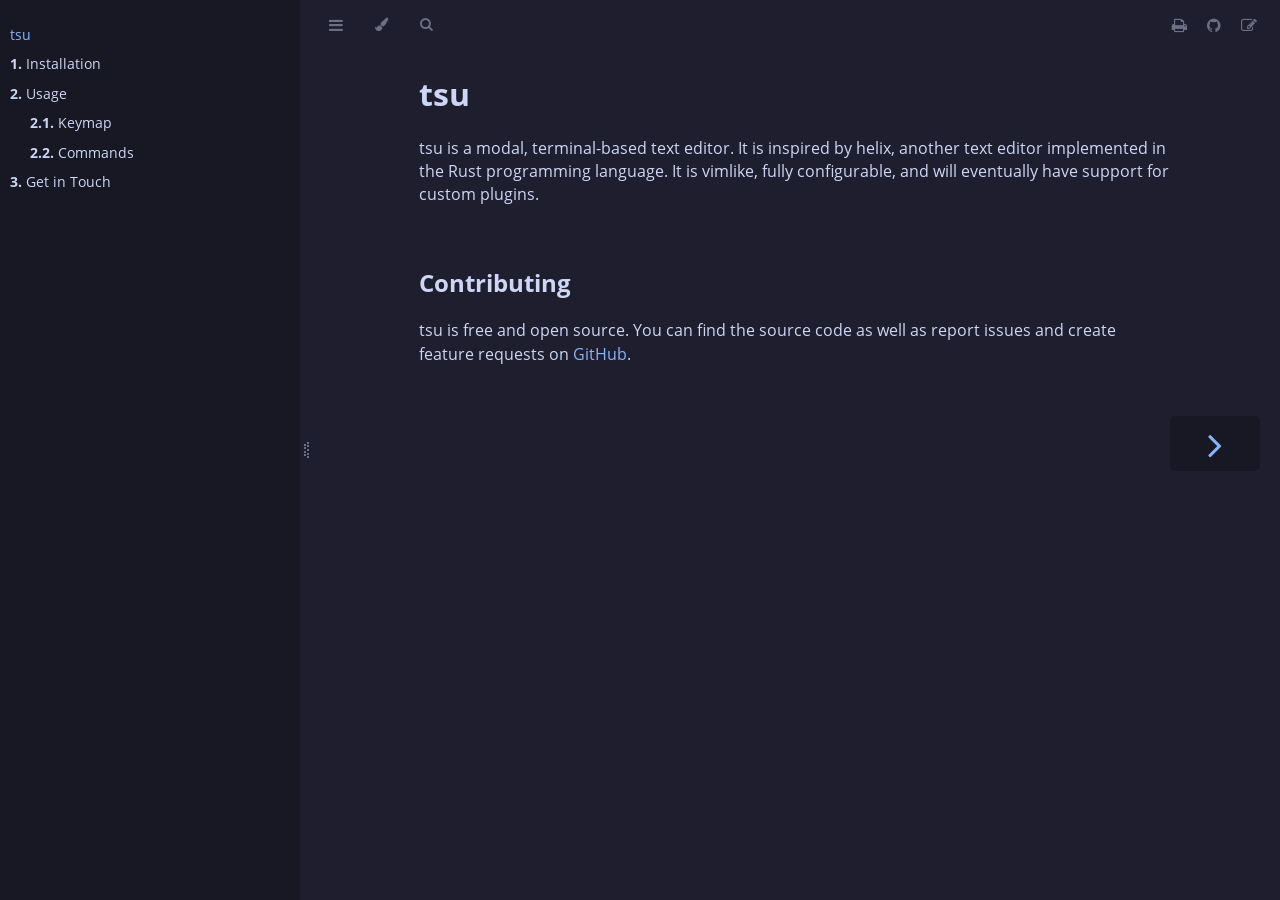
<file: index.html>
<!DOCTYPE HTML>
<html lang="en" class="mocha sidebar-visible" dir="ltr">
    <head>
        <!-- Book generated using mdBook -->
        <meta charset="UTF-8">
        <title>tsu</title>


        <!-- Custom HTML head -->

        <meta name="description" content="">
        <meta name="viewport" content="width=device-width, initial-scale=1">
        <meta name="theme-color" content="#ffffff">

        <link rel="icon" href="favicon.svg">
        <link rel="shortcut icon" href="favicon.png">
        <link rel="stylesheet" href="css/variables.css">
        <link rel="stylesheet" href="css/general.css">
        <link rel="stylesheet" href="css/chrome.css">
        <link rel="stylesheet" href="css/print.css" media="print">

        <!-- Fonts -->
        <link rel="stylesheet" href="FontAwesome/css/font-awesome.css">
        <link rel="stylesheet" href="fonts/fonts.css">

        <!-- Highlight.js Stylesheets -->
        <link rel="stylesheet" id="highlight-css" href="highlight.css">
        <link rel="stylesheet" id="tomorrow-night-css" href="tomorrow-night.css">
        <link rel="stylesheet" id="ayu-highlight-css" href="ayu-highlight.css">

        <!-- Custom theme stylesheets -->
        <link rel="stylesheet" href="./theme/catppuccin.css">


        <!-- Provide site root and default themes to javascript -->
        <script>
            const path_to_root = "";
            const default_light_theme = "mocha";
            const default_dark_theme = "mocha";
            window.path_to_searchindex_js = "searchindex.js";
        </script>
        <!-- Start loading toc.js asap -->
        <script src="toc.js"></script>
    </head>
    <body>
    <div id="mdbook-help-container">
        <div id="mdbook-help-popup">
            <h2 class="mdbook-help-title">Keyboard shortcuts</h2>
            <div>
                <p>Press <kbd>←</kbd> or <kbd>→</kbd> to navigate between chapters</p>
                <p>Press <kbd>S</kbd> or <kbd>/</kbd> to search in the book</p>
                <p>Press <kbd>?</kbd> to show this help</p>
                <p>Press <kbd>Esc</kbd> to hide this help</p>
            </div>
        </div>
    </div>
    <div id="body-container">
        <!-- Work around some values being stored in localStorage wrapped in quotes -->
        <script>
            try {
                let theme = localStorage.getItem('mdbook-theme');
                let sidebar = localStorage.getItem('mdbook-sidebar');

                if (theme.startsWith('"') && theme.endsWith('"')) {
                    localStorage.setItem('mdbook-theme', theme.slice(1, theme.length - 1));
                }

                if (sidebar.startsWith('"') && sidebar.endsWith('"')) {
                    localStorage.setItem('mdbook-sidebar', sidebar.slice(1, sidebar.length - 1));
                }
            } catch (e) { }
        </script>

        <!-- Set the theme before any content is loaded, prevents flash -->
        <script>
            const default_theme = window.matchMedia("(prefers-color-scheme: dark)").matches ? default_dark_theme : default_light_theme;
            let theme;
            try { theme = localStorage.getItem('mdbook-theme'); } catch(e) { }
            if (theme === null || theme === undefined) { theme = default_theme; }
            const html = document.documentElement;
            html.classList.remove('mocha')
            html.classList.add(theme);
            html.classList.add("js");
        </script>

        <input type="checkbox" id="sidebar-toggle-anchor" class="hidden">

        <!-- Hide / unhide sidebar before it is displayed -->
        <script>
            let sidebar = null;
            const sidebar_toggle = document.getElementById("sidebar-toggle-anchor");
            if (document.body.clientWidth >= 1080) {
                try { sidebar = localStorage.getItem('mdbook-sidebar'); } catch(e) { }
                sidebar = sidebar || 'visible';
            } else {
                sidebar = 'hidden';
                sidebar_toggle.checked = false;
            }
            if (sidebar === 'visible') {
                sidebar_toggle.checked = true;
            } else {
                html.classList.remove('sidebar-visible');
            }
        </script>

        <nav id="sidebar" class="sidebar" aria-label="Table of contents">
            <!-- populated by js -->
            <mdbook-sidebar-scrollbox class="sidebar-scrollbox"></mdbook-sidebar-scrollbox>
            <noscript>
                <iframe class="sidebar-iframe-outer" src="toc.html"></iframe>
            </noscript>
            <div id="sidebar-resize-handle" class="sidebar-resize-handle">
                <div class="sidebar-resize-indicator"></div>
            </div>
        </nav>

        <div id="page-wrapper" class="page-wrapper">

            <div class="page">
                <div id="menu-bar-hover-placeholder"></div>
                <div id="menu-bar" class="menu-bar sticky">
                    <div class="left-buttons">
                        <label id="sidebar-toggle" class="icon-button" for="sidebar-toggle-anchor" title="Toggle Table of Contents" aria-label="Toggle Table of Contents" aria-controls="sidebar">
                            <i class="fa fa-bars"></i>
                        </label>
                        <button id="theme-toggle" class="icon-button" type="button" title="Change theme" aria-label="Change theme" aria-haspopup="true" aria-expanded="false" aria-controls="theme-list">
                            <i class="fa fa-paint-brush"></i>
                        </button>
                        <ul id="theme-list" class="theme-popup" aria-label="Themes" role="menu">
                            <li role="none"><button role="menuitem" class="theme" id="default_theme">Auto</button></li>
                            <li role="none"><button role="menuitem" class="theme" id="latte">Latte</button></li>
                            <li role="none"><button role="menuitem" class="theme" id="frappe">Frappé</button></li>
                            <li role="none"><button role="menuitem" class="theme" id="macchiato">Macchiato</button></li>
                            <li role="none"><button role="menuitem" class="theme" id="mocha">Mocha</button></li>
                        </ul>
                        <button id="search-toggle" class="icon-button" type="button" title="Search (`/`)" aria-label="Toggle Searchbar" aria-expanded="false" aria-keyshortcuts="/ s" aria-controls="searchbar">
                            <i class="fa fa-search"></i>
                        </button>
                    </div>

                    <h1 class="menu-title"></h1>

                    <div class="right-buttons">
                        <a href="print.html" title="Print this book" aria-label="Print this book">
                            <i id="print-button" class="fa fa-print"></i>
                        </a>
                        <a href="https://github.com/crhowell3/tsu" title="Git repository" aria-label="Git repository">
                            <i id="git-repository-button" class="fa fa-github"></i>
                        </a>
                        <a href="https://github.com/crhowell3/tsu/edit/main/book/src/README.md" title="Suggest an edit" aria-label="Suggest an edit" rel="edit">
                            <i id="git-edit-button" class="fa fa-edit"></i>
                        </a>

                    </div>
                </div>

                <div id="search-wrapper" class="hidden">
                    <form id="searchbar-outer" class="searchbar-outer">
                        <div class="search-wrapper">
                            <input type="search" id="searchbar" name="searchbar" placeholder="Search this book ..." aria-controls="searchresults-outer" aria-describedby="searchresults-header">
                            <div class="spinner-wrapper">
                                <i class="fa fa-spinner fa-spin"></i>
                            </div>
                        </div>
                    </form>
                    <div id="searchresults-outer" class="searchresults-outer hidden">
                        <div id="searchresults-header" class="searchresults-header"></div>
                        <ul id="searchresults">
                        </ul>
                    </div>
                </div>

                <!-- Apply ARIA attributes after the sidebar and the sidebar toggle button are added to the DOM -->
                <script>
                    document.getElementById('sidebar-toggle').setAttribute('aria-expanded', sidebar === 'visible');
                    document.getElementById('sidebar').setAttribute('aria-hidden', sidebar !== 'visible');
                    Array.from(document.querySelectorAll('#sidebar a')).forEach(function(link) {
                        link.setAttribute('tabIndex', sidebar === 'visible' ? 0 : -1);
                    });
                </script>

                <div id="content" class="content">
                    <main>
                        <h1 id="tsu"><a class="header" href="#tsu">tsu</a></h1>
<p>tsu is a modal, terminal-based text editor. It is inspired by helix, another text editor implemented
in the Rust programming language. It is vimlike, fully configurable, and will eventually have
support for custom plugins.</p>
<h2 id="contributing"><a class="header" href="#contributing">Contributing</a></h2>
<p>tsu is free and open source. You can find the source code as well as report issues and create
feature requests on <a href="https://github.com/crhowell3/tsu">GitHub</a>.</p>

                    </main>

                    <nav class="nav-wrapper" aria-label="Page navigation">
                        <!-- Mobile navigation buttons -->

                            <a rel="next prefetch" href="installation.html" class="mobile-nav-chapters next" title="Next chapter" aria-label="Next chapter" aria-keyshortcuts="Right">
                                <i class="fa fa-angle-right"></i>
                            </a>

                        <div style="clear: both"></div>
                    </nav>
                </div>
            </div>

            <nav class="nav-wide-wrapper" aria-label="Page navigation">

                    <a rel="next prefetch" href="installation.html" class="nav-chapters next" title="Next chapter" aria-label="Next chapter" aria-keyshortcuts="Right">
                        <i class="fa fa-angle-right"></i>
                    </a>
            </nav>

        </div>




        <script>
            window.playground_copyable = true;
        </script>


        <script src="elasticlunr.min.js"></script>
        <script src="mark.min.js"></script>
        <script src="searcher.js"></script>

        <script src="clipboard.min.js"></script>
        <script src="highlight.js"></script>
        <script src="book.js"></script>

        <!-- Custom JS scripts -->



    </div>
    </body>
</html>
</file>
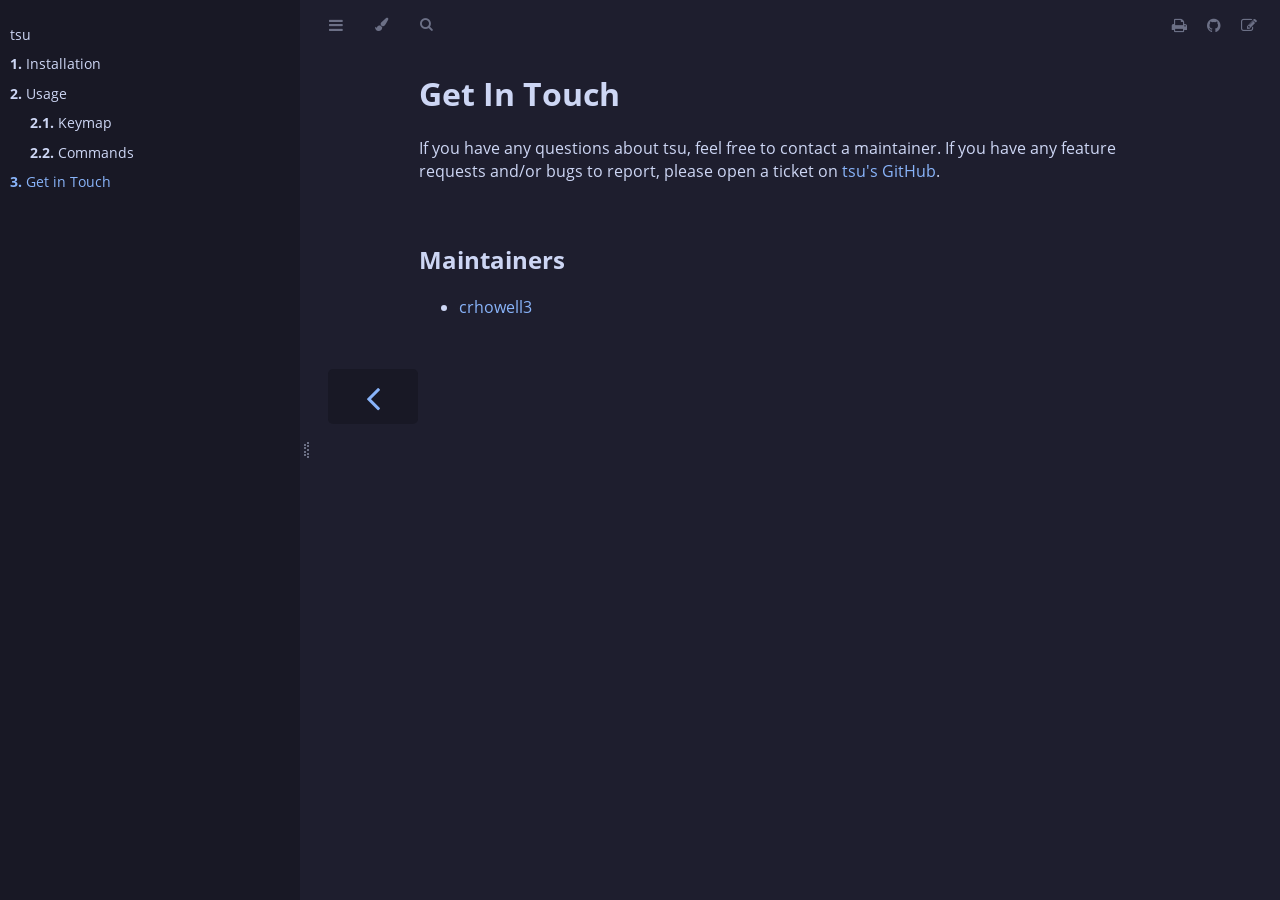
<file: get-in-touch.html>
<!DOCTYPE HTML>
<html lang="en" class="mocha sidebar-visible" dir="ltr">
    <head>
        <!-- Book generated using mdBook -->
        <meta charset="UTF-8">
        <title>Get in Touch</title>


        <!-- Custom HTML head -->

        <meta name="description" content="">
        <meta name="viewport" content="width=device-width, initial-scale=1">
        <meta name="theme-color" content="#ffffff">

        <link rel="icon" href="favicon.svg">
        <link rel="shortcut icon" href="favicon.png">
        <link rel="stylesheet" href="css/variables.css">
        <link rel="stylesheet" href="css/general.css">
        <link rel="stylesheet" href="css/chrome.css">
        <link rel="stylesheet" href="css/print.css" media="print">

        <!-- Fonts -->
        <link rel="stylesheet" href="FontAwesome/css/font-awesome.css">
        <link rel="stylesheet" href="fonts/fonts.css">

        <!-- Highlight.js Stylesheets -->
        <link rel="stylesheet" id="highlight-css" href="highlight.css">
        <link rel="stylesheet" id="tomorrow-night-css" href="tomorrow-night.css">
        <link rel="stylesheet" id="ayu-highlight-css" href="ayu-highlight.css">

        <!-- Custom theme stylesheets -->
        <link rel="stylesheet" href="./theme/catppuccin.css">


        <!-- Provide site root and default themes to javascript -->
        <script>
            const path_to_root = "";
            const default_light_theme = "mocha";
            const default_dark_theme = "mocha";
            window.path_to_searchindex_js = "searchindex.js";
        </script>
        <!-- Start loading toc.js asap -->
        <script src="toc.js"></script>
    </head>
    <body>
    <div id="mdbook-help-container">
        <div id="mdbook-help-popup">
            <h2 class="mdbook-help-title">Keyboard shortcuts</h2>
            <div>
                <p>Press <kbd>←</kbd> or <kbd>→</kbd> to navigate between chapters</p>
                <p>Press <kbd>S</kbd> or <kbd>/</kbd> to search in the book</p>
                <p>Press <kbd>?</kbd> to show this help</p>
                <p>Press <kbd>Esc</kbd> to hide this help</p>
            </div>
        </div>
    </div>
    <div id="body-container">
        <!-- Work around some values being stored in localStorage wrapped in quotes -->
        <script>
            try {
                let theme = localStorage.getItem('mdbook-theme');
                let sidebar = localStorage.getItem('mdbook-sidebar');

                if (theme.startsWith('"') && theme.endsWith('"')) {
                    localStorage.setItem('mdbook-theme', theme.slice(1, theme.length - 1));
                }

                if (sidebar.startsWith('"') && sidebar.endsWith('"')) {
                    localStorage.setItem('mdbook-sidebar', sidebar.slice(1, sidebar.length - 1));
                }
            } catch (e) { }
        </script>

        <!-- Set the theme before any content is loaded, prevents flash -->
        <script>
            const default_theme = window.matchMedia("(prefers-color-scheme: dark)").matches ? default_dark_theme : default_light_theme;
            let theme;
            try { theme = localStorage.getItem('mdbook-theme'); } catch(e) { }
            if (theme === null || theme === undefined) { theme = default_theme; }
            const html = document.documentElement;
            html.classList.remove('mocha')
            html.classList.add(theme);
            html.classList.add("js");
        </script>

        <input type="checkbox" id="sidebar-toggle-anchor" class="hidden">

        <!-- Hide / unhide sidebar before it is displayed -->
        <script>
            let sidebar = null;
            const sidebar_toggle = document.getElementById("sidebar-toggle-anchor");
            if (document.body.clientWidth >= 1080) {
                try { sidebar = localStorage.getItem('mdbook-sidebar'); } catch(e) { }
                sidebar = sidebar || 'visible';
            } else {
                sidebar = 'hidden';
                sidebar_toggle.checked = false;
            }
            if (sidebar === 'visible') {
                sidebar_toggle.checked = true;
            } else {
                html.classList.remove('sidebar-visible');
            }
        </script>

        <nav id="sidebar" class="sidebar" aria-label="Table of contents">
            <!-- populated by js -->
            <mdbook-sidebar-scrollbox class="sidebar-scrollbox"></mdbook-sidebar-scrollbox>
            <noscript>
                <iframe class="sidebar-iframe-outer" src="toc.html"></iframe>
            </noscript>
            <div id="sidebar-resize-handle" class="sidebar-resize-handle">
                <div class="sidebar-resize-indicator"></div>
            </div>
        </nav>

        <div id="page-wrapper" class="page-wrapper">

            <div class="page">
                <div id="menu-bar-hover-placeholder"></div>
                <div id="menu-bar" class="menu-bar sticky">
                    <div class="left-buttons">
                        <label id="sidebar-toggle" class="icon-button" for="sidebar-toggle-anchor" title="Toggle Table of Contents" aria-label="Toggle Table of Contents" aria-controls="sidebar">
                            <i class="fa fa-bars"></i>
                        </label>
                        <button id="theme-toggle" class="icon-button" type="button" title="Change theme" aria-label="Change theme" aria-haspopup="true" aria-expanded="false" aria-controls="theme-list">
                            <i class="fa fa-paint-brush"></i>
                        </button>
                        <ul id="theme-list" class="theme-popup" aria-label="Themes" role="menu">
                            <li role="none"><button role="menuitem" class="theme" id="default_theme">Auto</button></li>
                            <li role="none"><button role="menuitem" class="theme" id="latte">Latte</button></li>
                            <li role="none"><button role="menuitem" class="theme" id="frappe">Frappé</button></li>
                            <li role="none"><button role="menuitem" class="theme" id="macchiato">Macchiato</button></li>
                            <li role="none"><button role="menuitem" class="theme" id="mocha">Mocha</button></li>
                        </ul>
                        <button id="search-toggle" class="icon-button" type="button" title="Search (`/`)" aria-label="Toggle Searchbar" aria-expanded="false" aria-keyshortcuts="/ s" aria-controls="searchbar">
                            <i class="fa fa-search"></i>
                        </button>
                    </div>

                    <h1 class="menu-title"></h1>

                    <div class="right-buttons">
                        <a href="print.html" title="Print this book" aria-label="Print this book">
                            <i id="print-button" class="fa fa-print"></i>
                        </a>
                        <a href="https://github.com/crhowell3/tsu" title="Git repository" aria-label="Git repository">
                            <i id="git-repository-button" class="fa fa-github"></i>
                        </a>
                        <a href="https://github.com/crhowell3/tsu/edit/main/book/src/get-in-touch.md" title="Suggest an edit" aria-label="Suggest an edit" rel="edit">
                            <i id="git-edit-button" class="fa fa-edit"></i>
                        </a>

                    </div>
                </div>

                <div id="search-wrapper" class="hidden">
                    <form id="searchbar-outer" class="searchbar-outer">
                        <div class="search-wrapper">
                            <input type="search" id="searchbar" name="searchbar" placeholder="Search this book ..." aria-controls="searchresults-outer" aria-describedby="searchresults-header">
                            <div class="spinner-wrapper">
                                <i class="fa fa-spinner fa-spin"></i>
                            </div>
                        </div>
                    </form>
                    <div id="searchresults-outer" class="searchresults-outer hidden">
                        <div id="searchresults-header" class="searchresults-header"></div>
                        <ul id="searchresults">
                        </ul>
                    </div>
                </div>

                <!-- Apply ARIA attributes after the sidebar and the sidebar toggle button are added to the DOM -->
                <script>
                    document.getElementById('sidebar-toggle').setAttribute('aria-expanded', sidebar === 'visible');
                    document.getElementById('sidebar').setAttribute('aria-hidden', sidebar !== 'visible');
                    Array.from(document.querySelectorAll('#sidebar a')).forEach(function(link) {
                        link.setAttribute('tabIndex', sidebar === 'visible' ? 0 : -1);
                    });
                </script>

                <div id="content" class="content">
                    <main>
                        <h1 id="get-in-touch"><a class="header" href="#get-in-touch">Get In Touch</a></h1>
<p>If you have any questions about tsu, feel free to contact a maintainer. If you have any feature
requests and/or bugs to report, please open a ticket on <a href="https://github.com/crhowell3/tsu">tsu's GitHub</a>.</p>
<h2 id="maintainers"><a class="header" href="#maintainers">Maintainers</a></h2>
<ul>
<li><a href="https://github.com/crhowell3">crhowell3</a></li>
</ul>

                    </main>

                    <nav class="nav-wrapper" aria-label="Page navigation">
                        <!-- Mobile navigation buttons -->
                            <a rel="prev" href="usage/commands.html" class="mobile-nav-chapters previous" title="Previous chapter" aria-label="Previous chapter" aria-keyshortcuts="Left">
                                <i class="fa fa-angle-left"></i>
                            </a>


                        <div style="clear: both"></div>
                    </nav>
                </div>
            </div>

            <nav class="nav-wide-wrapper" aria-label="Page navigation">
                    <a rel="prev" href="usage/commands.html" class="nav-chapters previous" title="Previous chapter" aria-label="Previous chapter" aria-keyshortcuts="Left">
                        <i class="fa fa-angle-left"></i>
                    </a>

            </nav>

        </div>




        <script>
            window.playground_copyable = true;
        </script>


        <script src="elasticlunr.min.js"></script>
        <script src="mark.min.js"></script>
        <script src="searcher.js"></script>

        <script src="clipboard.min.js"></script>
        <script src="highlight.js"></script>
        <script src="book.js"></script>

        <!-- Custom JS scripts -->



    </div>
    </body>
</html>
</file>
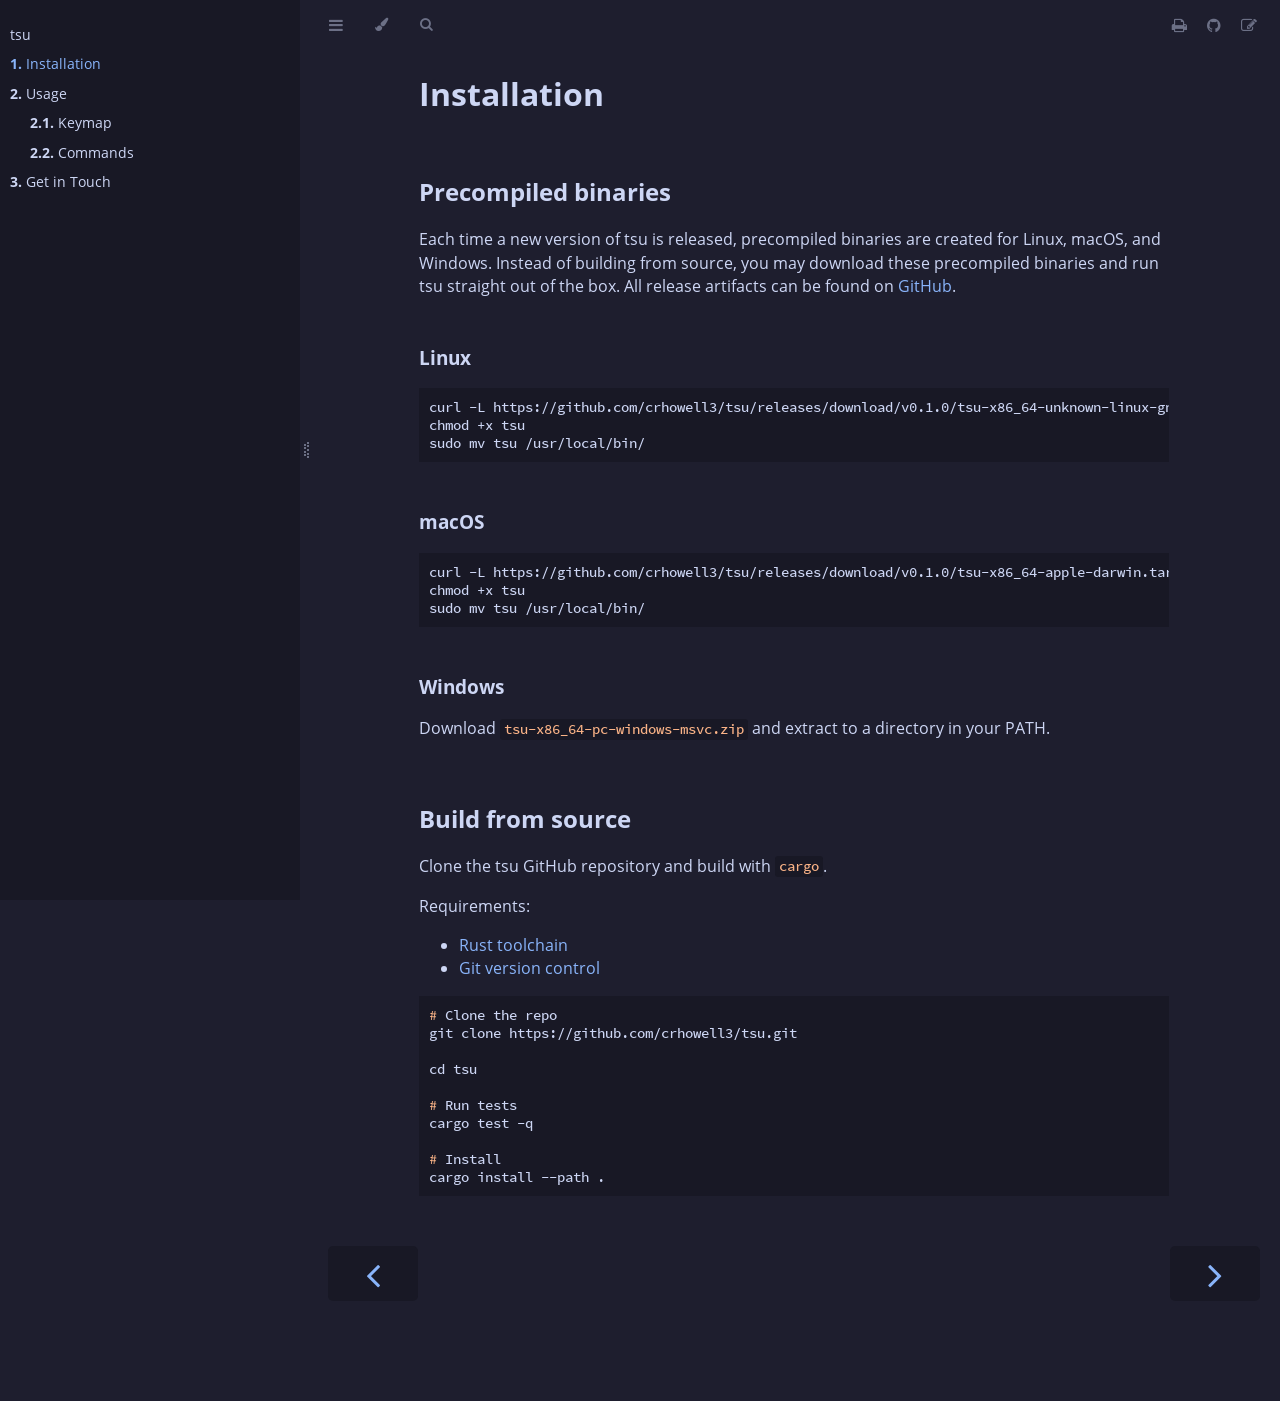
<file: installation.html>
<!DOCTYPE HTML>
<html lang="en" class="mocha sidebar-visible" dir="ltr">
    <head>
        <!-- Book generated using mdBook -->
        <meta charset="UTF-8">
        <title>Installation</title>


        <!-- Custom HTML head -->

        <meta name="description" content="">
        <meta name="viewport" content="width=device-width, initial-scale=1">
        <meta name="theme-color" content="#ffffff">

        <link rel="icon" href="favicon.svg">
        <link rel="shortcut icon" href="favicon.png">
        <link rel="stylesheet" href="css/variables.css">
        <link rel="stylesheet" href="css/general.css">
        <link rel="stylesheet" href="css/chrome.css">
        <link rel="stylesheet" href="css/print.css" media="print">

        <!-- Fonts -->
        <link rel="stylesheet" href="FontAwesome/css/font-awesome.css">
        <link rel="stylesheet" href="fonts/fonts.css">

        <!-- Highlight.js Stylesheets -->
        <link rel="stylesheet" id="highlight-css" href="highlight.css">
        <link rel="stylesheet" id="tomorrow-night-css" href="tomorrow-night.css">
        <link rel="stylesheet" id="ayu-highlight-css" href="ayu-highlight.css">

        <!-- Custom theme stylesheets -->
        <link rel="stylesheet" href="./theme/catppuccin.css">


        <!-- Provide site root and default themes to javascript -->
        <script>
            const path_to_root = "";
            const default_light_theme = "mocha";
            const default_dark_theme = "mocha";
            window.path_to_searchindex_js = "searchindex.js";
        </script>
        <!-- Start loading toc.js asap -->
        <script src="toc.js"></script>
    </head>
    <body>
    <div id="mdbook-help-container">
        <div id="mdbook-help-popup">
            <h2 class="mdbook-help-title">Keyboard shortcuts</h2>
            <div>
                <p>Press <kbd>←</kbd> or <kbd>→</kbd> to navigate between chapters</p>
                <p>Press <kbd>S</kbd> or <kbd>/</kbd> to search in the book</p>
                <p>Press <kbd>?</kbd> to show this help</p>
                <p>Press <kbd>Esc</kbd> to hide this help</p>
            </div>
        </div>
    </div>
    <div id="body-container">
        <!-- Work around some values being stored in localStorage wrapped in quotes -->
        <script>
            try {
                let theme = localStorage.getItem('mdbook-theme');
                let sidebar = localStorage.getItem('mdbook-sidebar');

                if (theme.startsWith('"') && theme.endsWith('"')) {
                    localStorage.setItem('mdbook-theme', theme.slice(1, theme.length - 1));
                }

                if (sidebar.startsWith('"') && sidebar.endsWith('"')) {
                    localStorage.setItem('mdbook-sidebar', sidebar.slice(1, sidebar.length - 1));
                }
            } catch (e) { }
        </script>

        <!-- Set the theme before any content is loaded, prevents flash -->
        <script>
            const default_theme = window.matchMedia("(prefers-color-scheme: dark)").matches ? default_dark_theme : default_light_theme;
            let theme;
            try { theme = localStorage.getItem('mdbook-theme'); } catch(e) { }
            if (theme === null || theme === undefined) { theme = default_theme; }
            const html = document.documentElement;
            html.classList.remove('mocha')
            html.classList.add(theme);
            html.classList.add("js");
        </script>

        <input type="checkbox" id="sidebar-toggle-anchor" class="hidden">

        <!-- Hide / unhide sidebar before it is displayed -->
        <script>
            let sidebar = null;
            const sidebar_toggle = document.getElementById("sidebar-toggle-anchor");
            if (document.body.clientWidth >= 1080) {
                try { sidebar = localStorage.getItem('mdbook-sidebar'); } catch(e) { }
                sidebar = sidebar || 'visible';
            } else {
                sidebar = 'hidden';
                sidebar_toggle.checked = false;
            }
            if (sidebar === 'visible') {
                sidebar_toggle.checked = true;
            } else {
                html.classList.remove('sidebar-visible');
            }
        </script>

        <nav id="sidebar" class="sidebar" aria-label="Table of contents">
            <!-- populated by js -->
            <mdbook-sidebar-scrollbox class="sidebar-scrollbox"></mdbook-sidebar-scrollbox>
            <noscript>
                <iframe class="sidebar-iframe-outer" src="toc.html"></iframe>
            </noscript>
            <div id="sidebar-resize-handle" class="sidebar-resize-handle">
                <div class="sidebar-resize-indicator"></div>
            </div>
        </nav>

        <div id="page-wrapper" class="page-wrapper">

            <div class="page">
                <div id="menu-bar-hover-placeholder"></div>
                <div id="menu-bar" class="menu-bar sticky">
                    <div class="left-buttons">
                        <label id="sidebar-toggle" class="icon-button" for="sidebar-toggle-anchor" title="Toggle Table of Contents" aria-label="Toggle Table of Contents" aria-controls="sidebar">
                            <i class="fa fa-bars"></i>
                        </label>
                        <button id="theme-toggle" class="icon-button" type="button" title="Change theme" aria-label="Change theme" aria-haspopup="true" aria-expanded="false" aria-controls="theme-list">
                            <i class="fa fa-paint-brush"></i>
                        </button>
                        <ul id="theme-list" class="theme-popup" aria-label="Themes" role="menu">
                            <li role="none"><button role="menuitem" class="theme" id="default_theme">Auto</button></li>
                            <li role="none"><button role="menuitem" class="theme" id="latte">Latte</button></li>
                            <li role="none"><button role="menuitem" class="theme" id="frappe">Frappé</button></li>
                            <li role="none"><button role="menuitem" class="theme" id="macchiato">Macchiato</button></li>
                            <li role="none"><button role="menuitem" class="theme" id="mocha">Mocha</button></li>
                        </ul>
                        <button id="search-toggle" class="icon-button" type="button" title="Search (`/`)" aria-label="Toggle Searchbar" aria-expanded="false" aria-keyshortcuts="/ s" aria-controls="searchbar">
                            <i class="fa fa-search"></i>
                        </button>
                    </div>

                    <h1 class="menu-title"></h1>

                    <div class="right-buttons">
                        <a href="print.html" title="Print this book" aria-label="Print this book">
                            <i id="print-button" class="fa fa-print"></i>
                        </a>
                        <a href="https://github.com/crhowell3/tsu" title="Git repository" aria-label="Git repository">
                            <i id="git-repository-button" class="fa fa-github"></i>
                        </a>
                        <a href="https://github.com/crhowell3/tsu/edit/main/book/src/installation.md" title="Suggest an edit" aria-label="Suggest an edit" rel="edit">
                            <i id="git-edit-button" class="fa fa-edit"></i>
                        </a>

                    </div>
                </div>

                <div id="search-wrapper" class="hidden">
                    <form id="searchbar-outer" class="searchbar-outer">
                        <div class="search-wrapper">
                            <input type="search" id="searchbar" name="searchbar" placeholder="Search this book ..." aria-controls="searchresults-outer" aria-describedby="searchresults-header">
                            <div class="spinner-wrapper">
                                <i class="fa fa-spinner fa-spin"></i>
                            </div>
                        </div>
                    </form>
                    <div id="searchresults-outer" class="searchresults-outer hidden">
                        <div id="searchresults-header" class="searchresults-header"></div>
                        <ul id="searchresults">
                        </ul>
                    </div>
                </div>

                <!-- Apply ARIA attributes after the sidebar and the sidebar toggle button are added to the DOM -->
                <script>
                    document.getElementById('sidebar-toggle').setAttribute('aria-expanded', sidebar === 'visible');
                    document.getElementById('sidebar').setAttribute('aria-hidden', sidebar !== 'visible');
                    Array.from(document.querySelectorAll('#sidebar a')).forEach(function(link) {
                        link.setAttribute('tabIndex', sidebar === 'visible' ? 0 : -1);
                    });
                </script>

                <div id="content" class="content">
                    <main>
                        <h1 id="installation"><a class="header" href="#installation">Installation</a></h1>
<h2 id="precompiled-binaries"><a class="header" href="#precompiled-binaries">Precompiled binaries</a></h2>
<p>Each time a new version of tsu is released, precompiled binaries are created for Linux, macOS, and
Windows. Instead of building from source, you may download these precompiled binaries and run tsu
straight out of the box. All release artifacts can be found on <a href="https://github.com/crhowell3/tsu/releases/latest">GitHub</a>.</p>
<h3 id="linux"><a class="header" href="#linux">Linux</a></h3>
<pre><code class="language-shell">curl -L https://github.com/crhowell3/tsu/releases/download/v0.1.0/tsu-x86_64-unknown-linux-gnu.tar.gz | tar xz
chmod +x tsu
sudo mv tsu /usr/local/bin/
</code></pre>
<h3 id="macos"><a class="header" href="#macos">macOS</a></h3>
<pre><code class="language-shell">curl -L https://github.com/crhowell3/tsu/releases/download/v0.1.0/tsu-x86_64-apple-darwin.tar.gz | tar xz
chmod +x tsu
sudo mv tsu /usr/local/bin/
</code></pre>
<h3 id="windows"><a class="header" href="#windows">Windows</a></h3>
<p>Download <code>tsu-x86_64-pc-windows-msvc.zip</code> and extract to a directory in your PATH.</p>
<h2 id="build-from-source"><a class="header" href="#build-from-source">Build from source</a></h2>
<p>Clone the tsu GitHub repository and build with <code>cargo</code>.</p>
<p>Requirements:</p>
<ul>
<li><a href="https://www.rust-lang.org/tools/install">Rust toolchain</a></li>
<li><a href="https://git-scm.com/">Git version control</a></li>
</ul>
<pre><code class="language-shell"># Clone the repo
git clone https://github.com/crhowell3/tsu.git

cd tsu

# Run tests
cargo test -q

# Install
cargo install --path .
</code></pre>

                    </main>

                    <nav class="nav-wrapper" aria-label="Page navigation">
                        <!-- Mobile navigation buttons -->
                            <a rel="prev" href="index.html" class="mobile-nav-chapters previous" title="Previous chapter" aria-label="Previous chapter" aria-keyshortcuts="Left">
                                <i class="fa fa-angle-left"></i>
                            </a>

                            <a rel="next prefetch" href="usage.html" class="mobile-nav-chapters next" title="Next chapter" aria-label="Next chapter" aria-keyshortcuts="Right">
                                <i class="fa fa-angle-right"></i>
                            </a>

                        <div style="clear: both"></div>
                    </nav>
                </div>
            </div>

            <nav class="nav-wide-wrapper" aria-label="Page navigation">
                    <a rel="prev" href="index.html" class="nav-chapters previous" title="Previous chapter" aria-label="Previous chapter" aria-keyshortcuts="Left">
                        <i class="fa fa-angle-left"></i>
                    </a>

                    <a rel="next prefetch" href="usage.html" class="nav-chapters next" title="Next chapter" aria-label="Next chapter" aria-keyshortcuts="Right">
                        <i class="fa fa-angle-right"></i>
                    </a>
            </nav>

        </div>




        <script>
            window.playground_copyable = true;
        </script>


        <script src="elasticlunr.min.js"></script>
        <script src="mark.min.js"></script>
        <script src="searcher.js"></script>

        <script src="clipboard.min.js"></script>
        <script src="highlight.js"></script>
        <script src="book.js"></script>

        <!-- Custom JS scripts -->



    </div>
    </body>
</html>
</file>
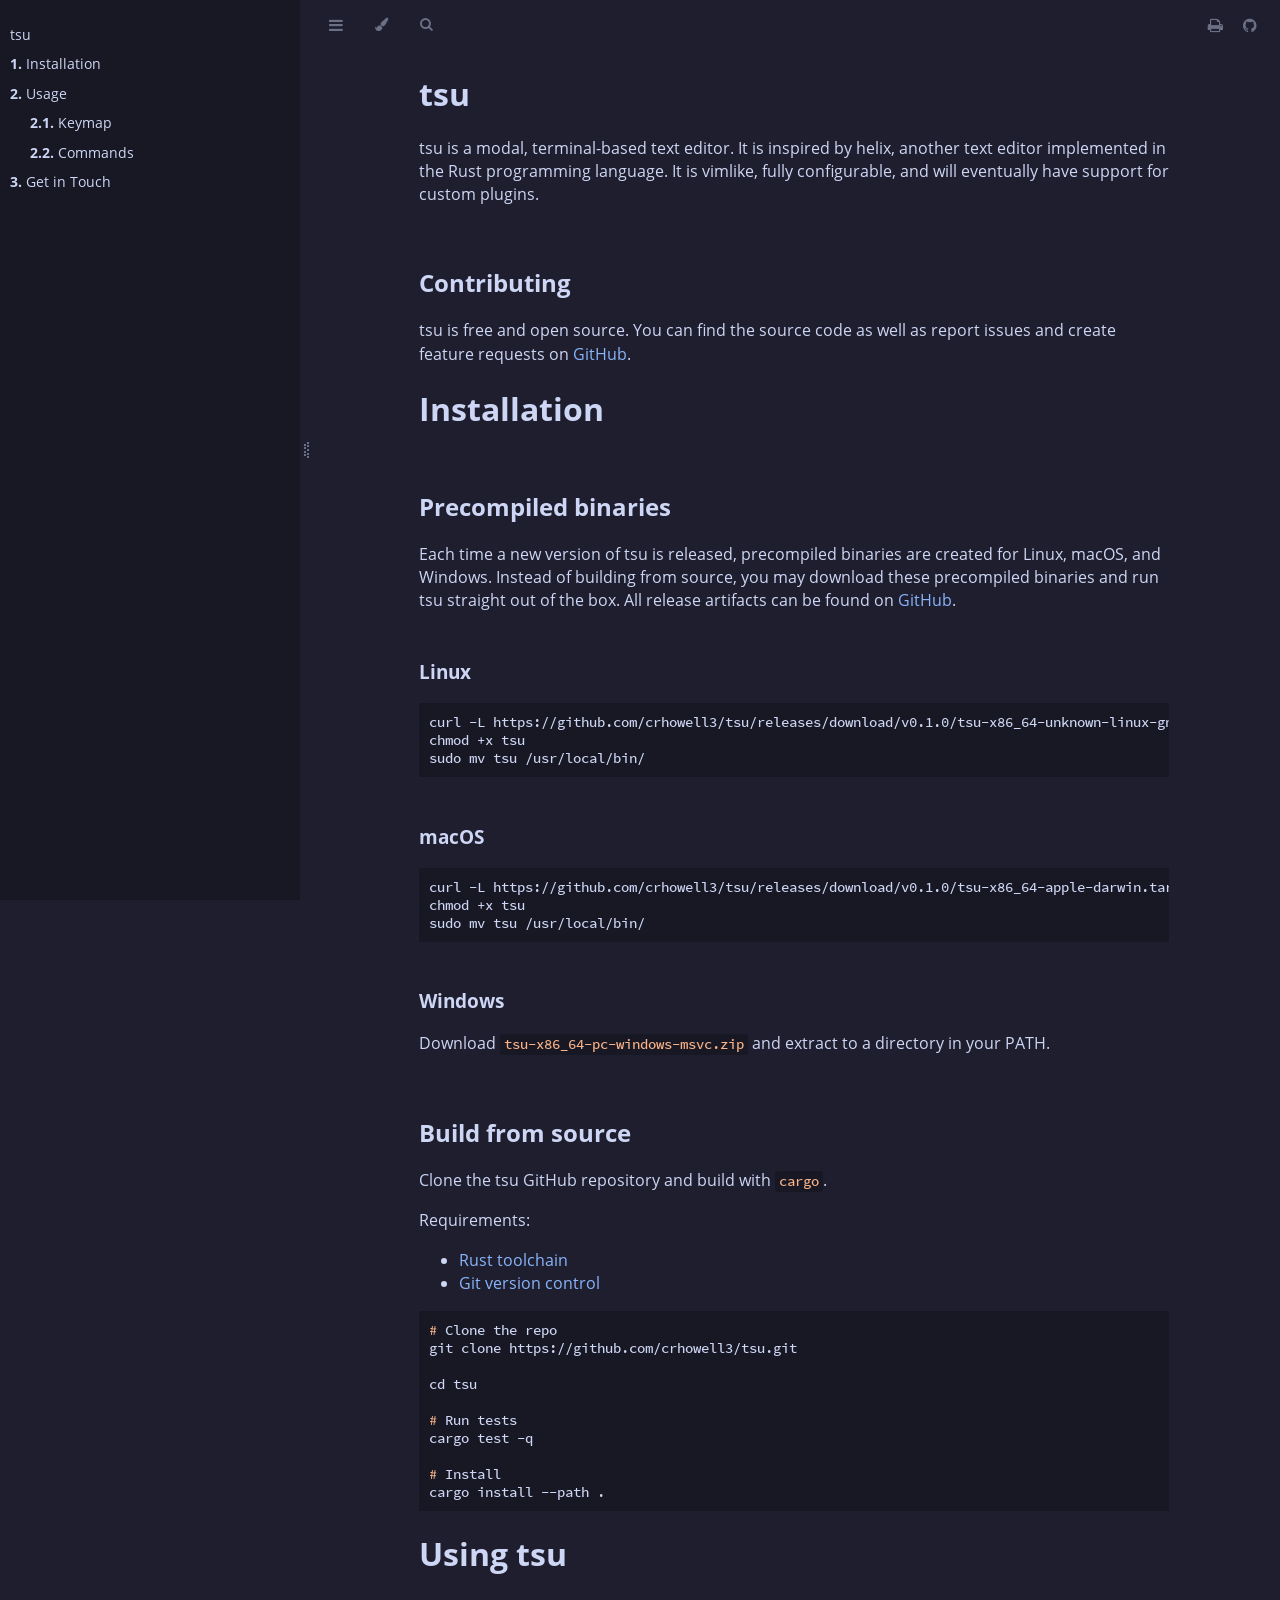
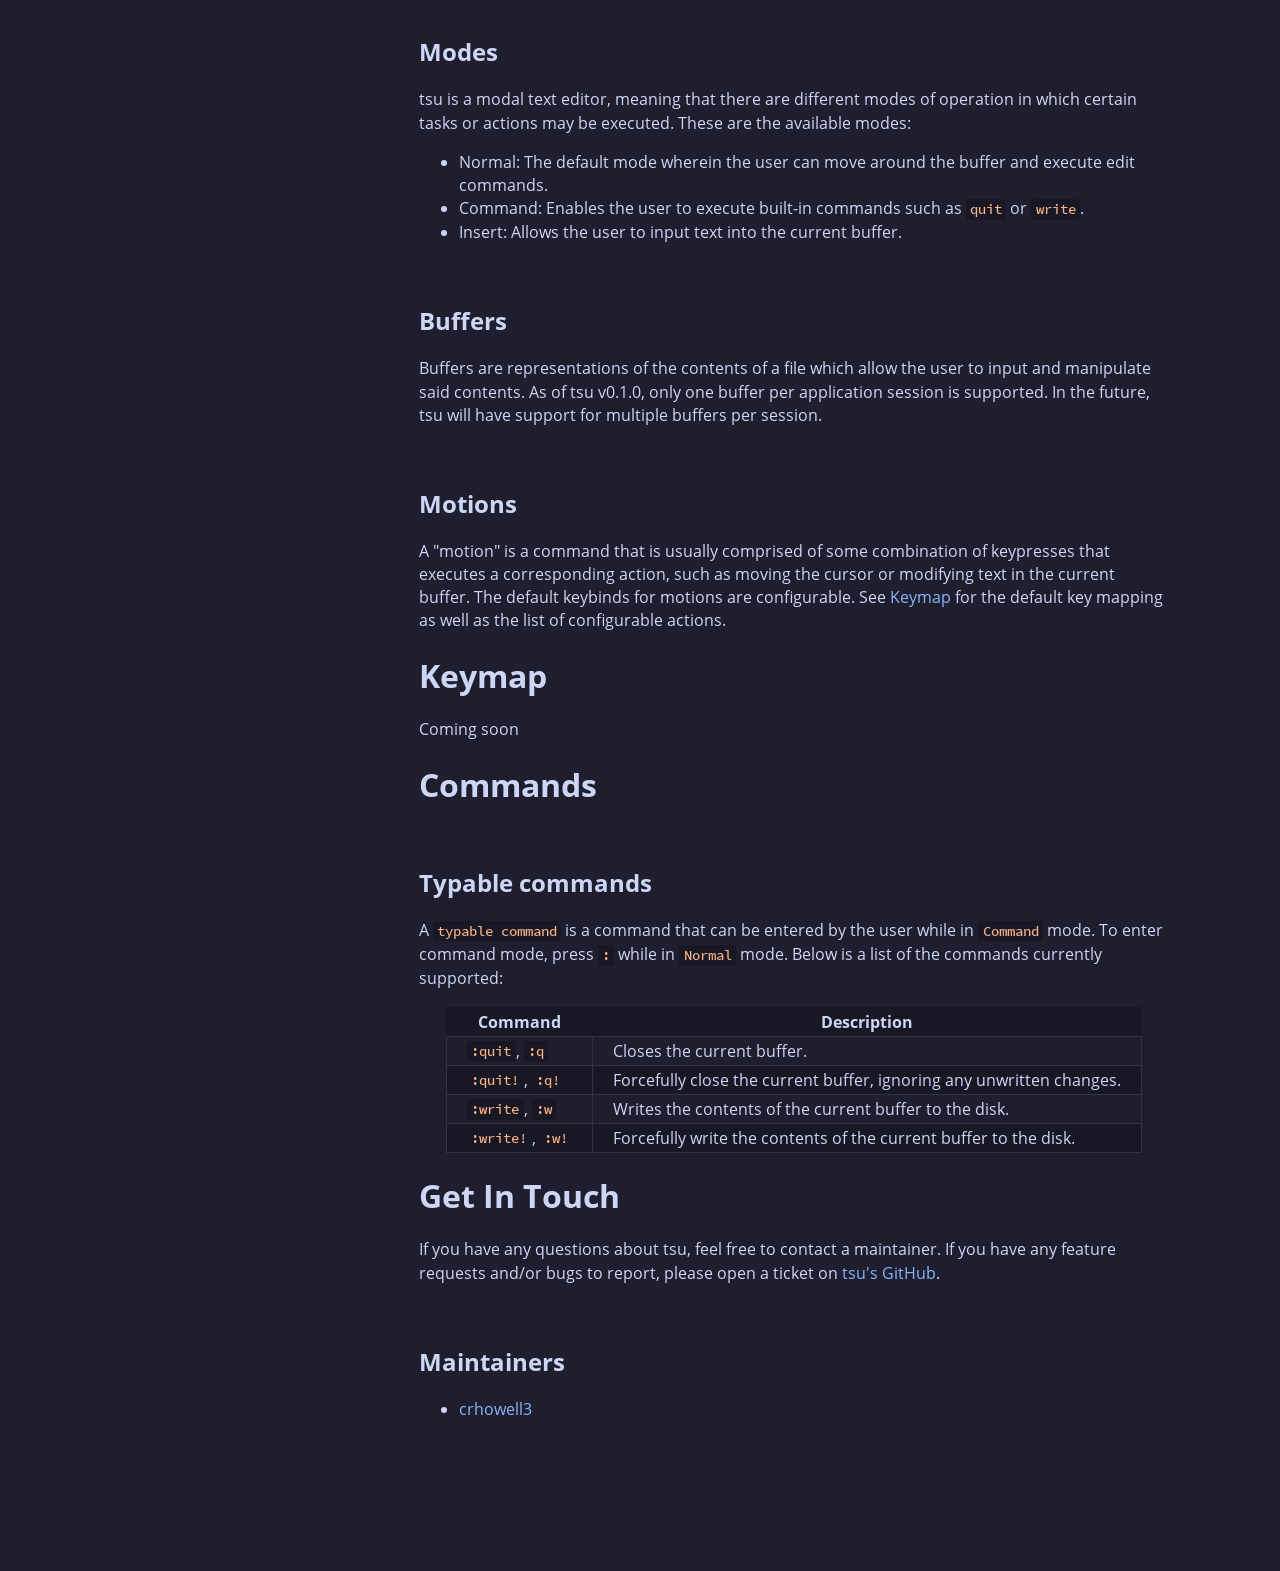
<file: print.html>
<!DOCTYPE HTML>
<html lang="en" class="mocha sidebar-visible" dir="ltr">
    <head>
        <!-- Book generated using mdBook -->
        <meta charset="UTF-8">
        <title></title>
        <meta name="robots" content="noindex">


        <!-- Custom HTML head -->

        <meta name="description" content="">
        <meta name="viewport" content="width=device-width, initial-scale=1">
        <meta name="theme-color" content="#ffffff">

        <link rel="icon" href="favicon.svg">
        <link rel="shortcut icon" href="favicon.png">
        <link rel="stylesheet" href="css/variables.css">
        <link rel="stylesheet" href="css/general.css">
        <link rel="stylesheet" href="css/chrome.css">
        <link rel="stylesheet" href="css/print.css" media="print">

        <!-- Fonts -->
        <link rel="stylesheet" href="FontAwesome/css/font-awesome.css">
        <link rel="stylesheet" href="fonts/fonts.css">

        <!-- Highlight.js Stylesheets -->
        <link rel="stylesheet" id="highlight-css" href="highlight.css">
        <link rel="stylesheet" id="tomorrow-night-css" href="tomorrow-night.css">
        <link rel="stylesheet" id="ayu-highlight-css" href="ayu-highlight.css">

        <!-- Custom theme stylesheets -->
        <link rel="stylesheet" href="./theme/catppuccin.css">


        <!-- Provide site root and default themes to javascript -->
        <script>
            const path_to_root = "";
            const default_light_theme = "mocha";
            const default_dark_theme = "mocha";
            window.path_to_searchindex_js = "searchindex.js";
        </script>
        <!-- Start loading toc.js asap -->
        <script src="toc.js"></script>
    </head>
    <body>
    <div id="mdbook-help-container">
        <div id="mdbook-help-popup">
            <h2 class="mdbook-help-title">Keyboard shortcuts</h2>
            <div>
                <p>Press <kbd>←</kbd> or <kbd>→</kbd> to navigate between chapters</p>
                <p>Press <kbd>S</kbd> or <kbd>/</kbd> to search in the book</p>
                <p>Press <kbd>?</kbd> to show this help</p>
                <p>Press <kbd>Esc</kbd> to hide this help</p>
            </div>
        </div>
    </div>
    <div id="body-container">
        <!-- Work around some values being stored in localStorage wrapped in quotes -->
        <script>
            try {
                let theme = localStorage.getItem('mdbook-theme');
                let sidebar = localStorage.getItem('mdbook-sidebar');

                if (theme.startsWith('"') && theme.endsWith('"')) {
                    localStorage.setItem('mdbook-theme', theme.slice(1, theme.length - 1));
                }

                if (sidebar.startsWith('"') && sidebar.endsWith('"')) {
                    localStorage.setItem('mdbook-sidebar', sidebar.slice(1, sidebar.length - 1));
                }
            } catch (e) { }
        </script>

        <!-- Set the theme before any content is loaded, prevents flash -->
        <script>
            const default_theme = window.matchMedia("(prefers-color-scheme: dark)").matches ? default_dark_theme : default_light_theme;
            let theme;
            try { theme = localStorage.getItem('mdbook-theme'); } catch(e) { }
            if (theme === null || theme === undefined) { theme = default_theme; }
            const html = document.documentElement;
            html.classList.remove('mocha')
            html.classList.add(theme);
            html.classList.add("js");
        </script>

        <input type="checkbox" id="sidebar-toggle-anchor" class="hidden">

        <!-- Hide / unhide sidebar before it is displayed -->
        <script>
            let sidebar = null;
            const sidebar_toggle = document.getElementById("sidebar-toggle-anchor");
            if (document.body.clientWidth >= 1080) {
                try { sidebar = localStorage.getItem('mdbook-sidebar'); } catch(e) { }
                sidebar = sidebar || 'visible';
            } else {
                sidebar = 'hidden';
                sidebar_toggle.checked = false;
            }
            if (sidebar === 'visible') {
                sidebar_toggle.checked = true;
            } else {
                html.classList.remove('sidebar-visible');
            }
        </script>

        <nav id="sidebar" class="sidebar" aria-label="Table of contents">
            <!-- populated by js -->
            <mdbook-sidebar-scrollbox class="sidebar-scrollbox"></mdbook-sidebar-scrollbox>
            <noscript>
                <iframe class="sidebar-iframe-outer" src="toc.html"></iframe>
            </noscript>
            <div id="sidebar-resize-handle" class="sidebar-resize-handle">
                <div class="sidebar-resize-indicator"></div>
            </div>
        </nav>

        <div id="page-wrapper" class="page-wrapper">

            <div class="page">
                <div id="menu-bar-hover-placeholder"></div>
                <div id="menu-bar" class="menu-bar sticky">
                    <div class="left-buttons">
                        <label id="sidebar-toggle" class="icon-button" for="sidebar-toggle-anchor" title="Toggle Table of Contents" aria-label="Toggle Table of Contents" aria-controls="sidebar">
                            <i class="fa fa-bars"></i>
                        </label>
                        <button id="theme-toggle" class="icon-button" type="button" title="Change theme" aria-label="Change theme" aria-haspopup="true" aria-expanded="false" aria-controls="theme-list">
                            <i class="fa fa-paint-brush"></i>
                        </button>
                        <ul id="theme-list" class="theme-popup" aria-label="Themes" role="menu">
                            <li role="none"><button role="menuitem" class="theme" id="default_theme">Auto</button></li>
                            <li role="none"><button role="menuitem" class="theme" id="latte">Latte</button></li>
                            <li role="none"><button role="menuitem" class="theme" id="frappe">Frappé</button></li>
                            <li role="none"><button role="menuitem" class="theme" id="macchiato">Macchiato</button></li>
                            <li role="none"><button role="menuitem" class="theme" id="mocha">Mocha</button></li>
                        </ul>
                        <button id="search-toggle" class="icon-button" type="button" title="Search (`/`)" aria-label="Toggle Searchbar" aria-expanded="false" aria-keyshortcuts="/ s" aria-controls="searchbar">
                            <i class="fa fa-search"></i>
                        </button>
                    </div>

                    <h1 class="menu-title"></h1>

                    <div class="right-buttons">
                        <a href="print.html" title="Print this book" aria-label="Print this book">
                            <i id="print-button" class="fa fa-print"></i>
                        </a>
                        <a href="https://github.com/crhowell3/tsu" title="Git repository" aria-label="Git repository">
                            <i id="git-repository-button" class="fa fa-github"></i>
                        </a>

                    </div>
                </div>

                <div id="search-wrapper" class="hidden">
                    <form id="searchbar-outer" class="searchbar-outer">
                        <div class="search-wrapper">
                            <input type="search" id="searchbar" name="searchbar" placeholder="Search this book ..." aria-controls="searchresults-outer" aria-describedby="searchresults-header">
                            <div class="spinner-wrapper">
                                <i class="fa fa-spinner fa-spin"></i>
                            </div>
                        </div>
                    </form>
                    <div id="searchresults-outer" class="searchresults-outer hidden">
                        <div id="searchresults-header" class="searchresults-header"></div>
                        <ul id="searchresults">
                        </ul>
                    </div>
                </div>

                <!-- Apply ARIA attributes after the sidebar and the sidebar toggle button are added to the DOM -->
                <script>
                    document.getElementById('sidebar-toggle').setAttribute('aria-expanded', sidebar === 'visible');
                    document.getElementById('sidebar').setAttribute('aria-hidden', sidebar !== 'visible');
                    Array.from(document.querySelectorAll('#sidebar a')).forEach(function(link) {
                        link.setAttribute('tabIndex', sidebar === 'visible' ? 0 : -1);
                    });
                </script>

                <div id="content" class="content">
                    <main>
                        <h1 id="tsu"><a class="header" href="#tsu">tsu</a></h1>
<p>tsu is a modal, terminal-based text editor. It is inspired by helix, another text editor implemented
in the Rust programming language. It is vimlike, fully configurable, and will eventually have
support for custom plugins.</p>
<h2 id="contributing"><a class="header" href="#contributing">Contributing</a></h2>
<p>tsu is free and open source. You can find the source code as well as report issues and create
feature requests on <a href="https://github.com/crhowell3/tsu">GitHub</a>.</p>
<div style="break-before: page; page-break-before: always;"></div><h1 id="installation"><a class="header" href="#installation">Installation</a></h1>
<h2 id="precompiled-binaries"><a class="header" href="#precompiled-binaries">Precompiled binaries</a></h2>
<p>Each time a new version of tsu is released, precompiled binaries are created for Linux, macOS, and
Windows. Instead of building from source, you may download these precompiled binaries and run tsu
straight out of the box. All release artifacts can be found on <a href="https://github.com/crhowell3/tsu/releases/latest">GitHub</a>.</p>
<h3 id="linux"><a class="header" href="#linux">Linux</a></h3>
<pre><code class="language-shell">curl -L https://github.com/crhowell3/tsu/releases/download/v0.1.0/tsu-x86_64-unknown-linux-gnu.tar.gz | tar xz
chmod +x tsu
sudo mv tsu /usr/local/bin/
</code></pre>
<h3 id="macos"><a class="header" href="#macos">macOS</a></h3>
<pre><code class="language-shell">curl -L https://github.com/crhowell3/tsu/releases/download/v0.1.0/tsu-x86_64-apple-darwin.tar.gz | tar xz
chmod +x tsu
sudo mv tsu /usr/local/bin/
</code></pre>
<h3 id="windows"><a class="header" href="#windows">Windows</a></h3>
<p>Download <code>tsu-x86_64-pc-windows-msvc.zip</code> and extract to a directory in your PATH.</p>
<h2 id="build-from-source"><a class="header" href="#build-from-source">Build from source</a></h2>
<p>Clone the tsu GitHub repository and build with <code>cargo</code>.</p>
<p>Requirements:</p>
<ul>
<li><a href="https://www.rust-lang.org/tools/install">Rust toolchain</a></li>
<li><a href="https://git-scm.com/">Git version control</a></li>
</ul>
<pre><code class="language-shell"># Clone the repo
git clone https://github.com/crhowell3/tsu.git

cd tsu

# Run tests
cargo test -q

# Install
cargo install --path .
</code></pre>
<div style="break-before: page; page-break-before: always;"></div><h1 id="using-tsu"><a class="header" href="#using-tsu">Using tsu</a></h1>
<h2 id="modes"><a class="header" href="#modes">Modes</a></h2>
<p>tsu is a modal text editor, meaning that there are different modes of operation in which certain
tasks or actions may be executed. These are the available modes:</p>
<ul>
<li>Normal: The default mode wherein the user can move around the buffer and execute edit commands.</li>
<li>Command: Enables the user to execute built-in commands such as <code>quit</code> or <code>write</code>.</li>
<li>Insert: Allows the user to input text into the current buffer.</li>
</ul>
<h2 id="buffers"><a class="header" href="#buffers">Buffers</a></h2>
<p>Buffers are representations of the contents of a file which allow the user to input and manipulate
said contents. As of tsu v0.1.0, only one buffer per application session is supported. In the future,
tsu will have support for multiple buffers per session.</p>
<h2 id="motions"><a class="header" href="#motions">Motions</a></h2>
<p>A "motion" is a command that is usually comprised of some combination of keypresses that executes a
corresponding action, such as moving the cursor or modifying text in the current buffer. The default
keybinds for motions are configurable. See <a href="usage/keymap.html">Keymap</a> for the default key mapping as
well as the list of configurable actions.</p>
<div style="break-before: page; page-break-before: always;"></div><h1 id="keymap"><a class="header" href="#keymap">Keymap</a></h1>
<p>Coming soon</p>
<div style="break-before: page; page-break-before: always;"></div><h1 id="commands"><a class="header" href="#commands">Commands</a></h1>
<h2 id="typable-commands"><a class="header" href="#typable-commands">Typable commands</a></h2>
<p>A <code>typable command</code> is a command that can be entered by the user while in <code>Command</code> mode. To enter
command mode, press <code>:</code> while in <code>Normal</code> mode. Below is a list of the commands currently supported:</p>
<div class="table-wrapper"><table><thead><tr><th>Command</th><th>Description</th></tr></thead><tbody>
<tr><td><code>:quit</code>, <code>:q</code></td><td>Closes the current buffer.</td></tr>
<tr><td><code>:quit!</code>, <code>:q!</code></td><td>Forcefully close the current buffer, ignoring any unwritten changes.</td></tr>
<tr><td><code>:write</code>, <code>:w</code></td><td>Writes the contents of the current buffer to the disk.</td></tr>
<tr><td><code>:write!</code>, <code>:w!</code></td><td>Forcefully write the contents of the current buffer to the disk.</td></tr>
</tbody></table>
</div><div style="break-before: page; page-break-before: always;"></div><h1 id="get-in-touch"><a class="header" href="#get-in-touch">Get In Touch</a></h1>
<p>If you have any questions about tsu, feel free to contact a maintainer. If you have any feature
requests and/or bugs to report, please open a ticket on <a href="https://github.com/crhowell3/tsu">tsu's GitHub</a>.</p>
<h2 id="maintainers"><a class="header" href="#maintainers">Maintainers</a></h2>
<ul>
<li><a href="https://github.com/crhowell3">crhowell3</a></li>
</ul>

                    </main>

                    <nav class="nav-wrapper" aria-label="Page navigation">
                        <!-- Mobile navigation buttons -->


                        <div style="clear: both"></div>
                    </nav>
                </div>
            </div>

            <nav class="nav-wide-wrapper" aria-label="Page navigation">

            </nav>

        </div>




        <script>
            window.playground_copyable = true;
        </script>


        <script src="elasticlunr.min.js"></script>
        <script src="mark.min.js"></script>
        <script src="searcher.js"></script>

        <script src="clipboard.min.js"></script>
        <script src="highlight.js"></script>
        <script src="book.js"></script>

        <!-- Custom JS scripts -->

        <script>
        window.addEventListener('load', function() {
            window.setTimeout(window.print, 100);
        });
        </script>


    </div>
    </body>
</html>
</file>
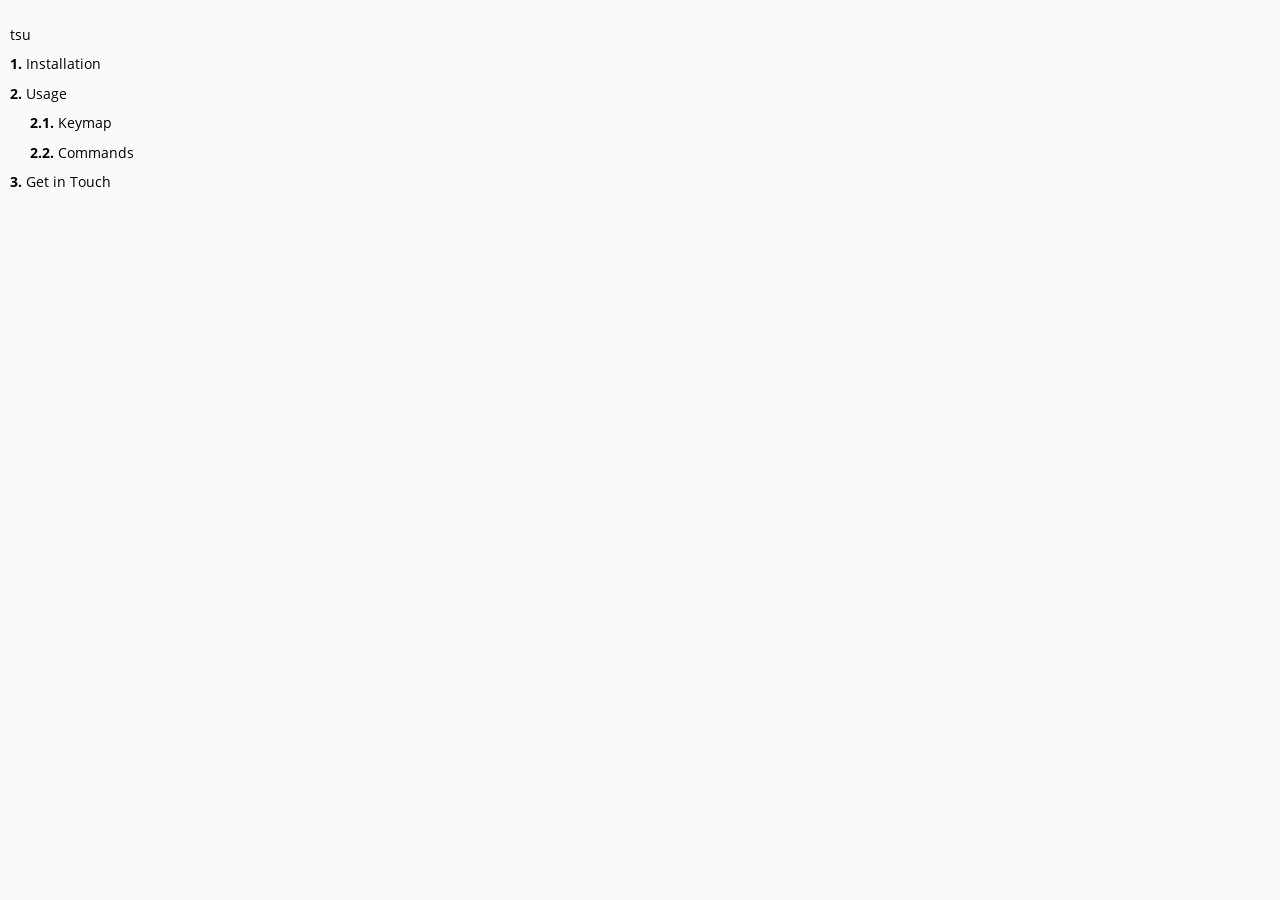
<file: toc.html>
<!DOCTYPE HTML>
<html lang="en" class="mocha" dir="ltr">
    <head>
        <!-- sidebar iframe generated using mdBook

        This is a frame, and not included directly in the page, to control the total size of the
        book. The TOC contains an entry for each page, so if each page includes a copy of the TOC,
        the total size of the page becomes O(n**2).

        The frame is only used as a fallback when JS is turned off. When it's on, the sidebar is
        instead added to the main page by `toc.js` instead. The JavaScript mode is better
        because, when running in a `file:///` URL, the iframed page would not be Same-Origin as
        the rest of the page, so the sidebar and the main page theme would fall out of sync.
        -->
        <meta charset="UTF-8">
        <meta name="robots" content="noindex">
        <!-- Custom HTML head -->
        <meta name="viewport" content="width=device-width, initial-scale=1">
        <meta name="theme-color" content="#ffffff">
        <link rel="stylesheet" href="css/variables.css">
        <link rel="stylesheet" href="css/general.css">
        <link rel="stylesheet" href="css/chrome.css">
        <link rel="stylesheet" href="css/print.css" media="print">
        <!-- Fonts -->
        <link rel="stylesheet" href="FontAwesome/css/font-awesome.css">
        <link rel="stylesheet" href="fonts/fonts.css">
        <!-- Custom theme stylesheets -->
        <link rel="stylesheet" href="./theme/catppuccin.css">
    </head>
    <body class="sidebar-iframe-inner">
        <ol class="chapter"><li class="chapter-item expanded affix "><a href="index.html" target="_parent">tsu</a></li><li class="chapter-item expanded "><a href="installation.html" target="_parent"><strong aria-hidden="true">1.</strong> Installation</a></li><li class="chapter-item expanded "><a href="usage.html" target="_parent"><strong aria-hidden="true">2.</strong> Usage</a></li><li><ol class="section"><li class="chapter-item expanded "><a href="usage/keymap.html" target="_parent"><strong aria-hidden="true">2.1.</strong> Keymap</a></li><li class="chapter-item expanded "><a href="usage/commands.html" target="_parent"><strong aria-hidden="true">2.2.</strong> Commands</a></li></ol></li><li class="chapter-item expanded "><a href="get-in-touch.html" target="_parent"><strong aria-hidden="true">3.</strong> Get in Touch</a></li></ol>
    </body>
</html>
</file>
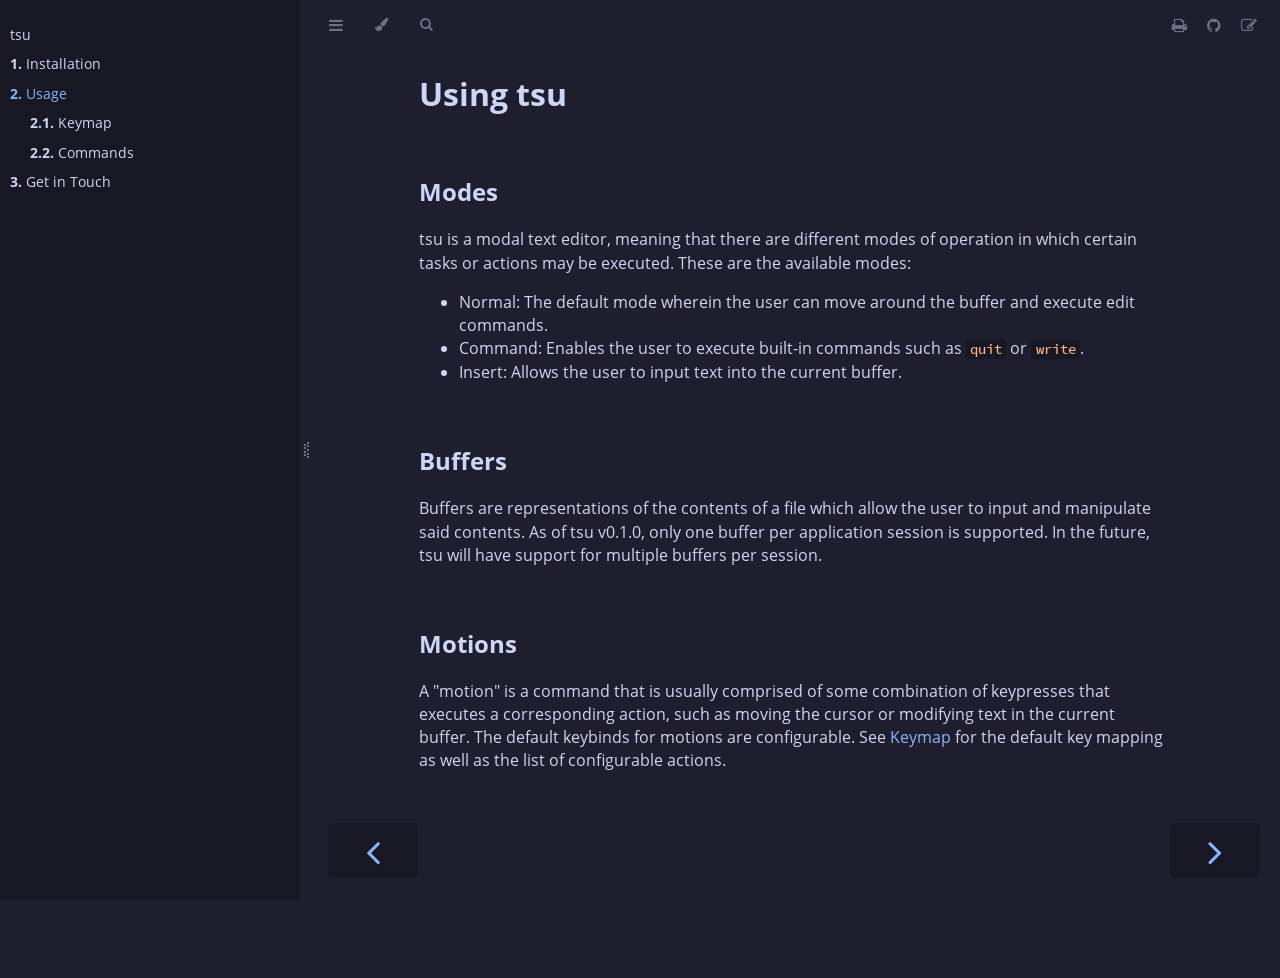
<file: usage.html>
<!DOCTYPE HTML>
<html lang="en" class="mocha sidebar-visible" dir="ltr">
    <head>
        <!-- Book generated using mdBook -->
        <meta charset="UTF-8">
        <title>Usage</title>


        <!-- Custom HTML head -->

        <meta name="description" content="">
        <meta name="viewport" content="width=device-width, initial-scale=1">
        <meta name="theme-color" content="#ffffff">

        <link rel="icon" href="favicon.svg">
        <link rel="shortcut icon" href="favicon.png">
        <link rel="stylesheet" href="css/variables.css">
        <link rel="stylesheet" href="css/general.css">
        <link rel="stylesheet" href="css/chrome.css">
        <link rel="stylesheet" href="css/print.css" media="print">

        <!-- Fonts -->
        <link rel="stylesheet" href="FontAwesome/css/font-awesome.css">
        <link rel="stylesheet" href="fonts/fonts.css">

        <!-- Highlight.js Stylesheets -->
        <link rel="stylesheet" id="highlight-css" href="highlight.css">
        <link rel="stylesheet" id="tomorrow-night-css" href="tomorrow-night.css">
        <link rel="stylesheet" id="ayu-highlight-css" href="ayu-highlight.css">

        <!-- Custom theme stylesheets -->
        <link rel="stylesheet" href="./theme/catppuccin.css">


        <!-- Provide site root and default themes to javascript -->
        <script>
            const path_to_root = "";
            const default_light_theme = "mocha";
            const default_dark_theme = "mocha";
            window.path_to_searchindex_js = "searchindex.js";
        </script>
        <!-- Start loading toc.js asap -->
        <script src="toc.js"></script>
    </head>
    <body>
    <div id="mdbook-help-container">
        <div id="mdbook-help-popup">
            <h2 class="mdbook-help-title">Keyboard shortcuts</h2>
            <div>
                <p>Press <kbd>←</kbd> or <kbd>→</kbd> to navigate between chapters</p>
                <p>Press <kbd>S</kbd> or <kbd>/</kbd> to search in the book</p>
                <p>Press <kbd>?</kbd> to show this help</p>
                <p>Press <kbd>Esc</kbd> to hide this help</p>
            </div>
        </div>
    </div>
    <div id="body-container">
        <!-- Work around some values being stored in localStorage wrapped in quotes -->
        <script>
            try {
                let theme = localStorage.getItem('mdbook-theme');
                let sidebar = localStorage.getItem('mdbook-sidebar');

                if (theme.startsWith('"') && theme.endsWith('"')) {
                    localStorage.setItem('mdbook-theme', theme.slice(1, theme.length - 1));
                }

                if (sidebar.startsWith('"') && sidebar.endsWith('"')) {
                    localStorage.setItem('mdbook-sidebar', sidebar.slice(1, sidebar.length - 1));
                }
            } catch (e) { }
        </script>

        <!-- Set the theme before any content is loaded, prevents flash -->
        <script>
            const default_theme = window.matchMedia("(prefers-color-scheme: dark)").matches ? default_dark_theme : default_light_theme;
            let theme;
            try { theme = localStorage.getItem('mdbook-theme'); } catch(e) { }
            if (theme === null || theme === undefined) { theme = default_theme; }
            const html = document.documentElement;
            html.classList.remove('mocha')
            html.classList.add(theme);
            html.classList.add("js");
        </script>

        <input type="checkbox" id="sidebar-toggle-anchor" class="hidden">

        <!-- Hide / unhide sidebar before it is displayed -->
        <script>
            let sidebar = null;
            const sidebar_toggle = document.getElementById("sidebar-toggle-anchor");
            if (document.body.clientWidth >= 1080) {
                try { sidebar = localStorage.getItem('mdbook-sidebar'); } catch(e) { }
                sidebar = sidebar || 'visible';
            } else {
                sidebar = 'hidden';
                sidebar_toggle.checked = false;
            }
            if (sidebar === 'visible') {
                sidebar_toggle.checked = true;
            } else {
                html.classList.remove('sidebar-visible');
            }
        </script>

        <nav id="sidebar" class="sidebar" aria-label="Table of contents">
            <!-- populated by js -->
            <mdbook-sidebar-scrollbox class="sidebar-scrollbox"></mdbook-sidebar-scrollbox>
            <noscript>
                <iframe class="sidebar-iframe-outer" src="toc.html"></iframe>
            </noscript>
            <div id="sidebar-resize-handle" class="sidebar-resize-handle">
                <div class="sidebar-resize-indicator"></div>
            </div>
        </nav>

        <div id="page-wrapper" class="page-wrapper">

            <div class="page">
                <div id="menu-bar-hover-placeholder"></div>
                <div id="menu-bar" class="menu-bar sticky">
                    <div class="left-buttons">
                        <label id="sidebar-toggle" class="icon-button" for="sidebar-toggle-anchor" title="Toggle Table of Contents" aria-label="Toggle Table of Contents" aria-controls="sidebar">
                            <i class="fa fa-bars"></i>
                        </label>
                        <button id="theme-toggle" class="icon-button" type="button" title="Change theme" aria-label="Change theme" aria-haspopup="true" aria-expanded="false" aria-controls="theme-list">
                            <i class="fa fa-paint-brush"></i>
                        </button>
                        <ul id="theme-list" class="theme-popup" aria-label="Themes" role="menu">
                            <li role="none"><button role="menuitem" class="theme" id="default_theme">Auto</button></li>
                            <li role="none"><button role="menuitem" class="theme" id="latte">Latte</button></li>
                            <li role="none"><button role="menuitem" class="theme" id="frappe">Frappé</button></li>
                            <li role="none"><button role="menuitem" class="theme" id="macchiato">Macchiato</button></li>
                            <li role="none"><button role="menuitem" class="theme" id="mocha">Mocha</button></li>
                        </ul>
                        <button id="search-toggle" class="icon-button" type="button" title="Search (`/`)" aria-label="Toggle Searchbar" aria-expanded="false" aria-keyshortcuts="/ s" aria-controls="searchbar">
                            <i class="fa fa-search"></i>
                        </button>
                    </div>

                    <h1 class="menu-title"></h1>

                    <div class="right-buttons">
                        <a href="print.html" title="Print this book" aria-label="Print this book">
                            <i id="print-button" class="fa fa-print"></i>
                        </a>
                        <a href="https://github.com/crhowell3/tsu" title="Git repository" aria-label="Git repository">
                            <i id="git-repository-button" class="fa fa-github"></i>
                        </a>
                        <a href="https://github.com/crhowell3/tsu/edit/main/book/src/usage.md" title="Suggest an edit" aria-label="Suggest an edit" rel="edit">
                            <i id="git-edit-button" class="fa fa-edit"></i>
                        </a>

                    </div>
                </div>

                <div id="search-wrapper" class="hidden">
                    <form id="searchbar-outer" class="searchbar-outer">
                        <div class="search-wrapper">
                            <input type="search" id="searchbar" name="searchbar" placeholder="Search this book ..." aria-controls="searchresults-outer" aria-describedby="searchresults-header">
                            <div class="spinner-wrapper">
                                <i class="fa fa-spinner fa-spin"></i>
                            </div>
                        </div>
                    </form>
                    <div id="searchresults-outer" class="searchresults-outer hidden">
                        <div id="searchresults-header" class="searchresults-header"></div>
                        <ul id="searchresults">
                        </ul>
                    </div>
                </div>

                <!-- Apply ARIA attributes after the sidebar and the sidebar toggle button are added to the DOM -->
                <script>
                    document.getElementById('sidebar-toggle').setAttribute('aria-expanded', sidebar === 'visible');
                    document.getElementById('sidebar').setAttribute('aria-hidden', sidebar !== 'visible');
                    Array.from(document.querySelectorAll('#sidebar a')).forEach(function(link) {
                        link.setAttribute('tabIndex', sidebar === 'visible' ? 0 : -1);
                    });
                </script>

                <div id="content" class="content">
                    <main>
                        <h1 id="using-tsu"><a class="header" href="#using-tsu">Using tsu</a></h1>
<h2 id="modes"><a class="header" href="#modes">Modes</a></h2>
<p>tsu is a modal text editor, meaning that there are different modes of operation in which certain
tasks or actions may be executed. These are the available modes:</p>
<ul>
<li>Normal: The default mode wherein the user can move around the buffer and execute edit commands.</li>
<li>Command: Enables the user to execute built-in commands such as <code>quit</code> or <code>write</code>.</li>
<li>Insert: Allows the user to input text into the current buffer.</li>
</ul>
<h2 id="buffers"><a class="header" href="#buffers">Buffers</a></h2>
<p>Buffers are representations of the contents of a file which allow the user to input and manipulate
said contents. As of tsu v0.1.0, only one buffer per application session is supported. In the future,
tsu will have support for multiple buffers per session.</p>
<h2 id="motions"><a class="header" href="#motions">Motions</a></h2>
<p>A "motion" is a command that is usually comprised of some combination of keypresses that executes a
corresponding action, such as moving the cursor or modifying text in the current buffer. The default
keybinds for motions are configurable. See <a href="usage/keymap.html">Keymap</a> for the default key mapping as
well as the list of configurable actions.</p>

                    </main>

                    <nav class="nav-wrapper" aria-label="Page navigation">
                        <!-- Mobile navigation buttons -->
                            <a rel="prev" href="installation.html" class="mobile-nav-chapters previous" title="Previous chapter" aria-label="Previous chapter" aria-keyshortcuts="Left">
                                <i class="fa fa-angle-left"></i>
                            </a>

                            <a rel="next prefetch" href="usage/keymap.html" class="mobile-nav-chapters next" title="Next chapter" aria-label="Next chapter" aria-keyshortcuts="Right">
                                <i class="fa fa-angle-right"></i>
                            </a>

                        <div style="clear: both"></div>
                    </nav>
                </div>
            </div>

            <nav class="nav-wide-wrapper" aria-label="Page navigation">
                    <a rel="prev" href="installation.html" class="nav-chapters previous" title="Previous chapter" aria-label="Previous chapter" aria-keyshortcuts="Left">
                        <i class="fa fa-angle-left"></i>
                    </a>

                    <a rel="next prefetch" href="usage/keymap.html" class="nav-chapters next" title="Next chapter" aria-label="Next chapter" aria-keyshortcuts="Right">
                        <i class="fa fa-angle-right"></i>
                    </a>
            </nav>

        </div>




        <script>
            window.playground_copyable = true;
        </script>


        <script src="elasticlunr.min.js"></script>
        <script src="mark.min.js"></script>
        <script src="searcher.js"></script>

        <script src="clipboard.min.js"></script>
        <script src="highlight.js"></script>
        <script src="book.js"></script>

        <!-- Custom JS scripts -->



    </div>
    </body>
</html>
</file>
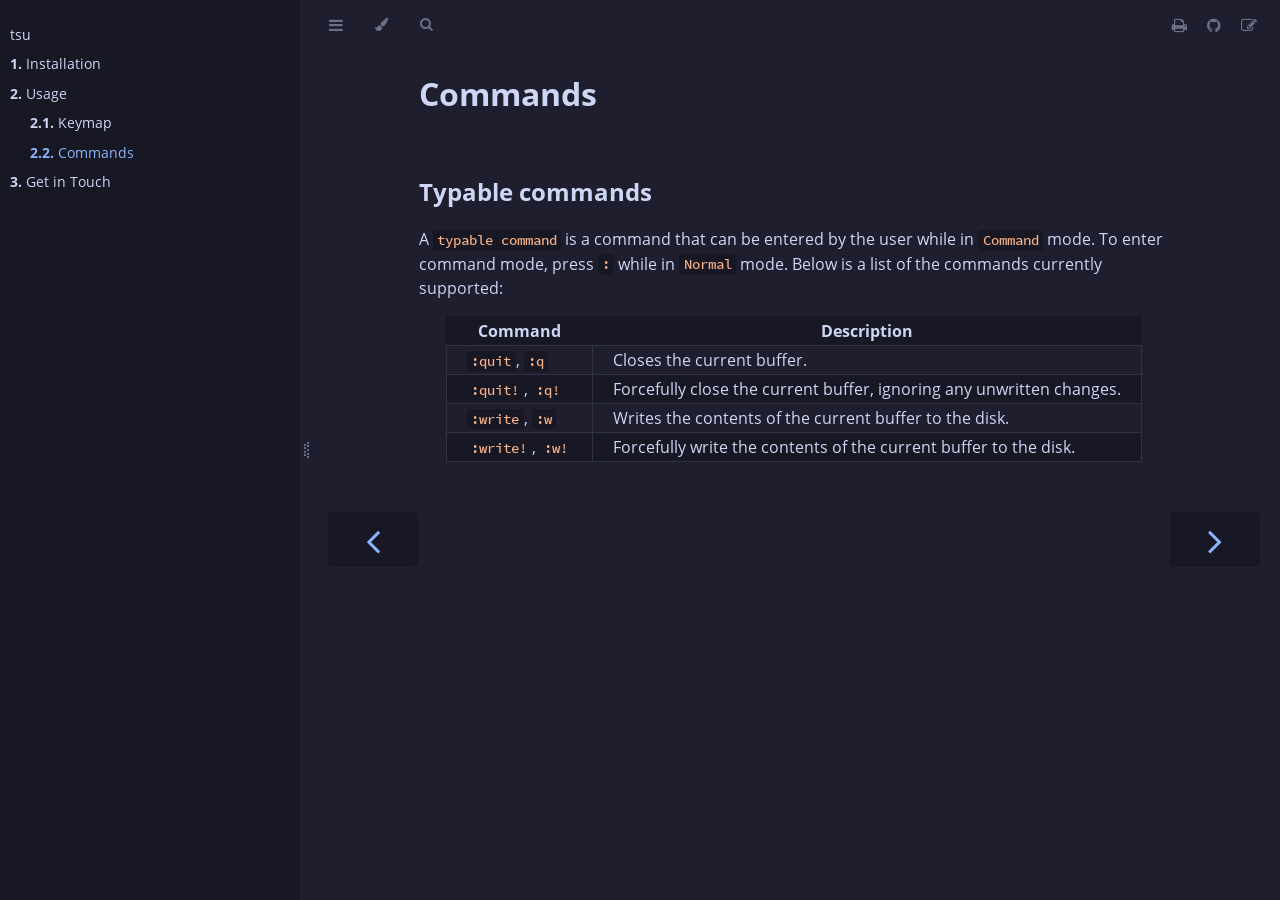
<file: usage/commands.html>
<!DOCTYPE HTML>
<html lang="en" class="mocha sidebar-visible" dir="ltr">
    <head>
        <!-- Book generated using mdBook -->
        <meta charset="UTF-8">
        <title>Commands</title>


        <!-- Custom HTML head -->

        <meta name="description" content="">
        <meta name="viewport" content="width=device-width, initial-scale=1">
        <meta name="theme-color" content="#ffffff">

        <link rel="icon" href="../favicon.svg">
        <link rel="shortcut icon" href="../favicon.png">
        <link rel="stylesheet" href="../css/variables.css">
        <link rel="stylesheet" href="../css/general.css">
        <link rel="stylesheet" href="../css/chrome.css">
        <link rel="stylesheet" href="../css/print.css" media="print">

        <!-- Fonts -->
        <link rel="stylesheet" href="../FontAwesome/css/font-awesome.css">
        <link rel="stylesheet" href="../fonts/fonts.css">

        <!-- Highlight.js Stylesheets -->
        <link rel="stylesheet" id="highlight-css" href="../highlight.css">
        <link rel="stylesheet" id="tomorrow-night-css" href="../tomorrow-night.css">
        <link rel="stylesheet" id="ayu-highlight-css" href="../ayu-highlight.css">

        <!-- Custom theme stylesheets -->
        <link rel="stylesheet" href=".././theme/catppuccin.css">


        <!-- Provide site root and default themes to javascript -->
        <script>
            const path_to_root = "../";
            const default_light_theme = "mocha";
            const default_dark_theme = "mocha";
            window.path_to_searchindex_js = "../searchindex.js";
        </script>
        <!-- Start loading toc.js asap -->
        <script src="../toc.js"></script>
    </head>
    <body>
    <div id="mdbook-help-container">
        <div id="mdbook-help-popup">
            <h2 class="mdbook-help-title">Keyboard shortcuts</h2>
            <div>
                <p>Press <kbd>←</kbd> or <kbd>→</kbd> to navigate between chapters</p>
                <p>Press <kbd>S</kbd> or <kbd>/</kbd> to search in the book</p>
                <p>Press <kbd>?</kbd> to show this help</p>
                <p>Press <kbd>Esc</kbd> to hide this help</p>
            </div>
        </div>
    </div>
    <div id="body-container">
        <!-- Work around some values being stored in localStorage wrapped in quotes -->
        <script>
            try {
                let theme = localStorage.getItem('mdbook-theme');
                let sidebar = localStorage.getItem('mdbook-sidebar');

                if (theme.startsWith('"') && theme.endsWith('"')) {
                    localStorage.setItem('mdbook-theme', theme.slice(1, theme.length - 1));
                }

                if (sidebar.startsWith('"') && sidebar.endsWith('"')) {
                    localStorage.setItem('mdbook-sidebar', sidebar.slice(1, sidebar.length - 1));
                }
            } catch (e) { }
        </script>

        <!-- Set the theme before any content is loaded, prevents flash -->
        <script>
            const default_theme = window.matchMedia("(prefers-color-scheme: dark)").matches ? default_dark_theme : default_light_theme;
            let theme;
            try { theme = localStorage.getItem('mdbook-theme'); } catch(e) { }
            if (theme === null || theme === undefined) { theme = default_theme; }
            const html = document.documentElement;
            html.classList.remove('mocha')
            html.classList.add(theme);
            html.classList.add("js");
        </script>

        <input type="checkbox" id="sidebar-toggle-anchor" class="hidden">

        <!-- Hide / unhide sidebar before it is displayed -->
        <script>
            let sidebar = null;
            const sidebar_toggle = document.getElementById("sidebar-toggle-anchor");
            if (document.body.clientWidth >= 1080) {
                try { sidebar = localStorage.getItem('mdbook-sidebar'); } catch(e) { }
                sidebar = sidebar || 'visible';
            } else {
                sidebar = 'hidden';
                sidebar_toggle.checked = false;
            }
            if (sidebar === 'visible') {
                sidebar_toggle.checked = true;
            } else {
                html.classList.remove('sidebar-visible');
            }
        </script>

        <nav id="sidebar" class="sidebar" aria-label="Table of contents">
            <!-- populated by js -->
            <mdbook-sidebar-scrollbox class="sidebar-scrollbox"></mdbook-sidebar-scrollbox>
            <noscript>
                <iframe class="sidebar-iframe-outer" src="../toc.html"></iframe>
            </noscript>
            <div id="sidebar-resize-handle" class="sidebar-resize-handle">
                <div class="sidebar-resize-indicator"></div>
            </div>
        </nav>

        <div id="page-wrapper" class="page-wrapper">

            <div class="page">
                <div id="menu-bar-hover-placeholder"></div>
                <div id="menu-bar" class="menu-bar sticky">
                    <div class="left-buttons">
                        <label id="sidebar-toggle" class="icon-button" for="sidebar-toggle-anchor" title="Toggle Table of Contents" aria-label="Toggle Table of Contents" aria-controls="sidebar">
                            <i class="fa fa-bars"></i>
                        </label>
                        <button id="theme-toggle" class="icon-button" type="button" title="Change theme" aria-label="Change theme" aria-haspopup="true" aria-expanded="false" aria-controls="theme-list">
                            <i class="fa fa-paint-brush"></i>
                        </button>
                        <ul id="theme-list" class="theme-popup" aria-label="Themes" role="menu">
                            <li role="none"><button role="menuitem" class="theme" id="default_theme">Auto</button></li>
                            <li role="none"><button role="menuitem" class="theme" id="latte">Latte</button></li>
                            <li role="none"><button role="menuitem" class="theme" id="frappe">Frappé</button></li>
                            <li role="none"><button role="menuitem" class="theme" id="macchiato">Macchiato</button></li>
                            <li role="none"><button role="menuitem" class="theme" id="mocha">Mocha</button></li>
                        </ul>
                        <button id="search-toggle" class="icon-button" type="button" title="Search (`/`)" aria-label="Toggle Searchbar" aria-expanded="false" aria-keyshortcuts="/ s" aria-controls="searchbar">
                            <i class="fa fa-search"></i>
                        </button>
                    </div>

                    <h1 class="menu-title"></h1>

                    <div class="right-buttons">
                        <a href="../print.html" title="Print this book" aria-label="Print this book">
                            <i id="print-button" class="fa fa-print"></i>
                        </a>
                        <a href="https://github.com/crhowell3/tsu" title="Git repository" aria-label="Git repository">
                            <i id="git-repository-button" class="fa fa-github"></i>
                        </a>
                        <a href="https://github.com/crhowell3/tsu/edit/main/book/src/usage/commands.md" title="Suggest an edit" aria-label="Suggest an edit" rel="edit">
                            <i id="git-edit-button" class="fa fa-edit"></i>
                        </a>

                    </div>
                </div>

                <div id="search-wrapper" class="hidden">
                    <form id="searchbar-outer" class="searchbar-outer">
                        <div class="search-wrapper">
                            <input type="search" id="searchbar" name="searchbar" placeholder="Search this book ..." aria-controls="searchresults-outer" aria-describedby="searchresults-header">
                            <div class="spinner-wrapper">
                                <i class="fa fa-spinner fa-spin"></i>
                            </div>
                        </div>
                    </form>
                    <div id="searchresults-outer" class="searchresults-outer hidden">
                        <div id="searchresults-header" class="searchresults-header"></div>
                        <ul id="searchresults">
                        </ul>
                    </div>
                </div>

                <!-- Apply ARIA attributes after the sidebar and the sidebar toggle button are added to the DOM -->
                <script>
                    document.getElementById('sidebar-toggle').setAttribute('aria-expanded', sidebar === 'visible');
                    document.getElementById('sidebar').setAttribute('aria-hidden', sidebar !== 'visible');
                    Array.from(document.querySelectorAll('#sidebar a')).forEach(function(link) {
                        link.setAttribute('tabIndex', sidebar === 'visible' ? 0 : -1);
                    });
                </script>

                <div id="content" class="content">
                    <main>
                        <h1 id="commands"><a class="header" href="#commands">Commands</a></h1>
<h2 id="typable-commands"><a class="header" href="#typable-commands">Typable commands</a></h2>
<p>A <code>typable command</code> is a command that can be entered by the user while in <code>Command</code> mode. To enter
command mode, press <code>:</code> while in <code>Normal</code> mode. Below is a list of the commands currently supported:</p>
<div class="table-wrapper"><table><thead><tr><th>Command</th><th>Description</th></tr></thead><tbody>
<tr><td><code>:quit</code>, <code>:q</code></td><td>Closes the current buffer.</td></tr>
<tr><td><code>:quit!</code>, <code>:q!</code></td><td>Forcefully close the current buffer, ignoring any unwritten changes.</td></tr>
<tr><td><code>:write</code>, <code>:w</code></td><td>Writes the contents of the current buffer to the disk.</td></tr>
<tr><td><code>:write!</code>, <code>:w!</code></td><td>Forcefully write the contents of the current buffer to the disk.</td></tr>
</tbody></table>
</div>
                    </main>

                    <nav class="nav-wrapper" aria-label="Page navigation">
                        <!-- Mobile navigation buttons -->
                            <a rel="prev" href="../usage/keymap.html" class="mobile-nav-chapters previous" title="Previous chapter" aria-label="Previous chapter" aria-keyshortcuts="Left">
                                <i class="fa fa-angle-left"></i>
                            </a>

                            <a rel="next prefetch" href="../get-in-touch.html" class="mobile-nav-chapters next" title="Next chapter" aria-label="Next chapter" aria-keyshortcuts="Right">
                                <i class="fa fa-angle-right"></i>
                            </a>

                        <div style="clear: both"></div>
                    </nav>
                </div>
            </div>

            <nav class="nav-wide-wrapper" aria-label="Page navigation">
                    <a rel="prev" href="../usage/keymap.html" class="nav-chapters previous" title="Previous chapter" aria-label="Previous chapter" aria-keyshortcuts="Left">
                        <i class="fa fa-angle-left"></i>
                    </a>

                    <a rel="next prefetch" href="../get-in-touch.html" class="nav-chapters next" title="Next chapter" aria-label="Next chapter" aria-keyshortcuts="Right">
                        <i class="fa fa-angle-right"></i>
                    </a>
            </nav>

        </div>




        <script>
            window.playground_copyable = true;
        </script>


        <script src="../elasticlunr.min.js"></script>
        <script src="../mark.min.js"></script>
        <script src="../searcher.js"></script>

        <script src="../clipboard.min.js"></script>
        <script src="../highlight.js"></script>
        <script src="../book.js"></script>

        <!-- Custom JS scripts -->



    </div>
    </body>
</html>
</file>
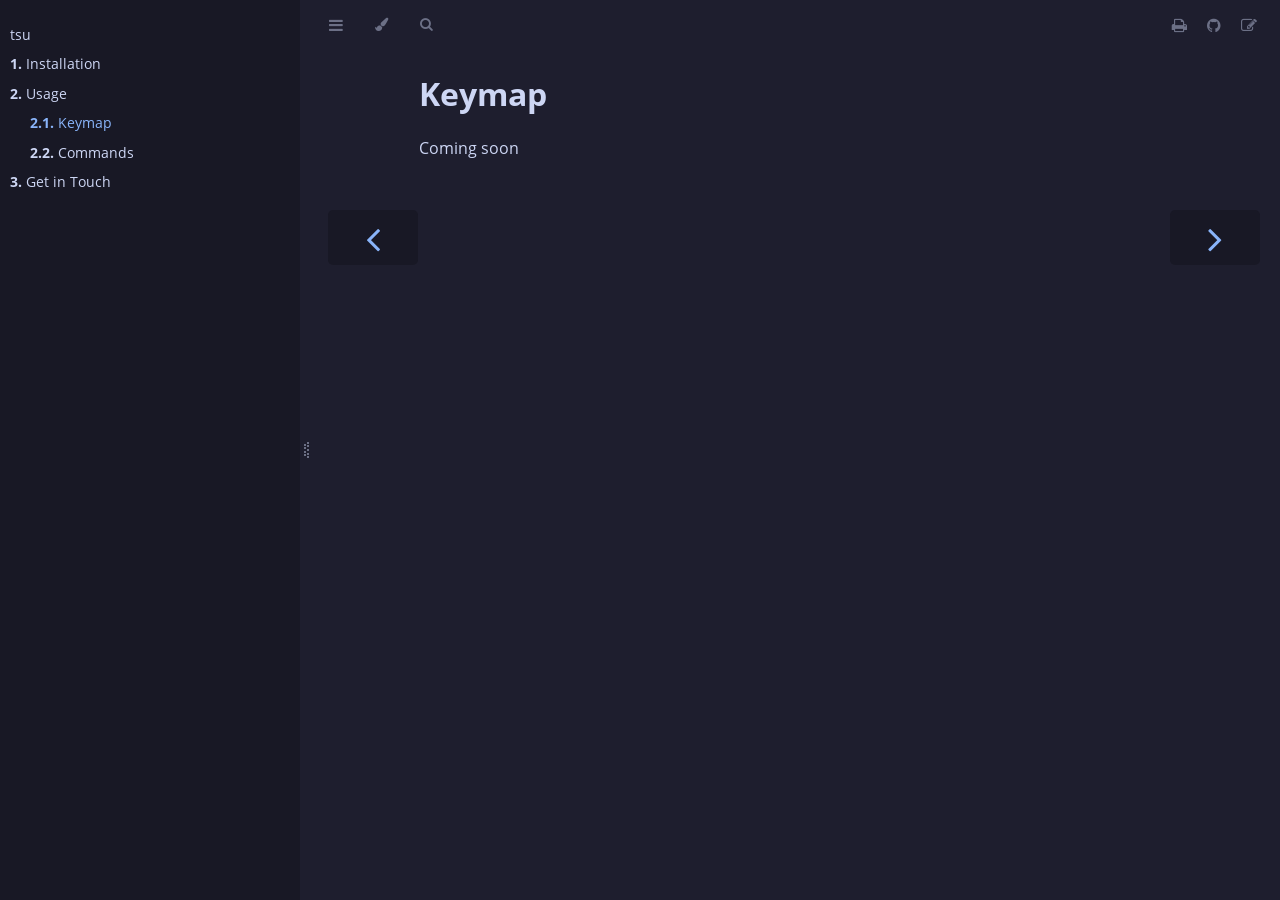
<file: usage/keymap.html>
<!DOCTYPE HTML>
<html lang="en" class="mocha sidebar-visible" dir="ltr">
    <head>
        <!-- Book generated using mdBook -->
        <meta charset="UTF-8">
        <title>Keymap</title>


        <!-- Custom HTML head -->

        <meta name="description" content="">
        <meta name="viewport" content="width=device-width, initial-scale=1">
        <meta name="theme-color" content="#ffffff">

        <link rel="icon" href="../favicon.svg">
        <link rel="shortcut icon" href="../favicon.png">
        <link rel="stylesheet" href="../css/variables.css">
        <link rel="stylesheet" href="../css/general.css">
        <link rel="stylesheet" href="../css/chrome.css">
        <link rel="stylesheet" href="../css/print.css" media="print">

        <!-- Fonts -->
        <link rel="stylesheet" href="../FontAwesome/css/font-awesome.css">
        <link rel="stylesheet" href="../fonts/fonts.css">

        <!-- Highlight.js Stylesheets -->
        <link rel="stylesheet" id="highlight-css" href="../highlight.css">
        <link rel="stylesheet" id="tomorrow-night-css" href="../tomorrow-night.css">
        <link rel="stylesheet" id="ayu-highlight-css" href="../ayu-highlight.css">

        <!-- Custom theme stylesheets -->
        <link rel="stylesheet" href=".././theme/catppuccin.css">


        <!-- Provide site root and default themes to javascript -->
        <script>
            const path_to_root = "../";
            const default_light_theme = "mocha";
            const default_dark_theme = "mocha";
            window.path_to_searchindex_js = "../searchindex.js";
        </script>
        <!-- Start loading toc.js asap -->
        <script src="../toc.js"></script>
    </head>
    <body>
    <div id="mdbook-help-container">
        <div id="mdbook-help-popup">
            <h2 class="mdbook-help-title">Keyboard shortcuts</h2>
            <div>
                <p>Press <kbd>←</kbd> or <kbd>→</kbd> to navigate between chapters</p>
                <p>Press <kbd>S</kbd> or <kbd>/</kbd> to search in the book</p>
                <p>Press <kbd>?</kbd> to show this help</p>
                <p>Press <kbd>Esc</kbd> to hide this help</p>
            </div>
        </div>
    </div>
    <div id="body-container">
        <!-- Work around some values being stored in localStorage wrapped in quotes -->
        <script>
            try {
                let theme = localStorage.getItem('mdbook-theme');
                let sidebar = localStorage.getItem('mdbook-sidebar');

                if (theme.startsWith('"') && theme.endsWith('"')) {
                    localStorage.setItem('mdbook-theme', theme.slice(1, theme.length - 1));
                }

                if (sidebar.startsWith('"') && sidebar.endsWith('"')) {
                    localStorage.setItem('mdbook-sidebar', sidebar.slice(1, sidebar.length - 1));
                }
            } catch (e) { }
        </script>

        <!-- Set the theme before any content is loaded, prevents flash -->
        <script>
            const default_theme = window.matchMedia("(prefers-color-scheme: dark)").matches ? default_dark_theme : default_light_theme;
            let theme;
            try { theme = localStorage.getItem('mdbook-theme'); } catch(e) { }
            if (theme === null || theme === undefined) { theme = default_theme; }
            const html = document.documentElement;
            html.classList.remove('mocha')
            html.classList.add(theme);
            html.classList.add("js");
        </script>

        <input type="checkbox" id="sidebar-toggle-anchor" class="hidden">

        <!-- Hide / unhide sidebar before it is displayed -->
        <script>
            let sidebar = null;
            const sidebar_toggle = document.getElementById("sidebar-toggle-anchor");
            if (document.body.clientWidth >= 1080) {
                try { sidebar = localStorage.getItem('mdbook-sidebar'); } catch(e) { }
                sidebar = sidebar || 'visible';
            } else {
                sidebar = 'hidden';
                sidebar_toggle.checked = false;
            }
            if (sidebar === 'visible') {
                sidebar_toggle.checked = true;
            } else {
                html.classList.remove('sidebar-visible');
            }
        </script>

        <nav id="sidebar" class="sidebar" aria-label="Table of contents">
            <!-- populated by js -->
            <mdbook-sidebar-scrollbox class="sidebar-scrollbox"></mdbook-sidebar-scrollbox>
            <noscript>
                <iframe class="sidebar-iframe-outer" src="../toc.html"></iframe>
            </noscript>
            <div id="sidebar-resize-handle" class="sidebar-resize-handle">
                <div class="sidebar-resize-indicator"></div>
            </div>
        </nav>

        <div id="page-wrapper" class="page-wrapper">

            <div class="page">
                <div id="menu-bar-hover-placeholder"></div>
                <div id="menu-bar" class="menu-bar sticky">
                    <div class="left-buttons">
                        <label id="sidebar-toggle" class="icon-button" for="sidebar-toggle-anchor" title="Toggle Table of Contents" aria-label="Toggle Table of Contents" aria-controls="sidebar">
                            <i class="fa fa-bars"></i>
                        </label>
                        <button id="theme-toggle" class="icon-button" type="button" title="Change theme" aria-label="Change theme" aria-haspopup="true" aria-expanded="false" aria-controls="theme-list">
                            <i class="fa fa-paint-brush"></i>
                        </button>
                        <ul id="theme-list" class="theme-popup" aria-label="Themes" role="menu">
                            <li role="none"><button role="menuitem" class="theme" id="default_theme">Auto</button></li>
                            <li role="none"><button role="menuitem" class="theme" id="latte">Latte</button></li>
                            <li role="none"><button role="menuitem" class="theme" id="frappe">Frappé</button></li>
                            <li role="none"><button role="menuitem" class="theme" id="macchiato">Macchiato</button></li>
                            <li role="none"><button role="menuitem" class="theme" id="mocha">Mocha</button></li>
                        </ul>
                        <button id="search-toggle" class="icon-button" type="button" title="Search (`/`)" aria-label="Toggle Searchbar" aria-expanded="false" aria-keyshortcuts="/ s" aria-controls="searchbar">
                            <i class="fa fa-search"></i>
                        </button>
                    </div>

                    <h1 class="menu-title"></h1>

                    <div class="right-buttons">
                        <a href="../print.html" title="Print this book" aria-label="Print this book">
                            <i id="print-button" class="fa fa-print"></i>
                        </a>
                        <a href="https://github.com/crhowell3/tsu" title="Git repository" aria-label="Git repository">
                            <i id="git-repository-button" class="fa fa-github"></i>
                        </a>
                        <a href="https://github.com/crhowell3/tsu/edit/main/book/src/usage/keymap.md" title="Suggest an edit" aria-label="Suggest an edit" rel="edit">
                            <i id="git-edit-button" class="fa fa-edit"></i>
                        </a>

                    </div>
                </div>

                <div id="search-wrapper" class="hidden">
                    <form id="searchbar-outer" class="searchbar-outer">
                        <div class="search-wrapper">
                            <input type="search" id="searchbar" name="searchbar" placeholder="Search this book ..." aria-controls="searchresults-outer" aria-describedby="searchresults-header">
                            <div class="spinner-wrapper">
                                <i class="fa fa-spinner fa-spin"></i>
                            </div>
                        </div>
                    </form>
                    <div id="searchresults-outer" class="searchresults-outer hidden">
                        <div id="searchresults-header" class="searchresults-header"></div>
                        <ul id="searchresults">
                        </ul>
                    </div>
                </div>

                <!-- Apply ARIA attributes after the sidebar and the sidebar toggle button are added to the DOM -->
                <script>
                    document.getElementById('sidebar-toggle').setAttribute('aria-expanded', sidebar === 'visible');
                    document.getElementById('sidebar').setAttribute('aria-hidden', sidebar !== 'visible');
                    Array.from(document.querySelectorAll('#sidebar a')).forEach(function(link) {
                        link.setAttribute('tabIndex', sidebar === 'visible' ? 0 : -1);
                    });
                </script>

                <div id="content" class="content">
                    <main>
                        <h1 id="keymap"><a class="header" href="#keymap">Keymap</a></h1>
<p>Coming soon</p>

                    </main>

                    <nav class="nav-wrapper" aria-label="Page navigation">
                        <!-- Mobile navigation buttons -->
                            <a rel="prev" href="../usage.html" class="mobile-nav-chapters previous" title="Previous chapter" aria-label="Previous chapter" aria-keyshortcuts="Left">
                                <i class="fa fa-angle-left"></i>
                            </a>

                            <a rel="next prefetch" href="../usage/commands.html" class="mobile-nav-chapters next" title="Next chapter" aria-label="Next chapter" aria-keyshortcuts="Right">
                                <i class="fa fa-angle-right"></i>
                            </a>

                        <div style="clear: both"></div>
                    </nav>
                </div>
            </div>

            <nav class="nav-wide-wrapper" aria-label="Page navigation">
                    <a rel="prev" href="../usage.html" class="nav-chapters previous" title="Previous chapter" aria-label="Previous chapter" aria-keyshortcuts="Left">
                        <i class="fa fa-angle-left"></i>
                    </a>

                    <a rel="next prefetch" href="../usage/commands.html" class="nav-chapters next" title="Next chapter" aria-label="Next chapter" aria-keyshortcuts="Right">
                        <i class="fa fa-angle-right"></i>
                    </a>
            </nav>

        </div>




        <script>
            window.playground_copyable = true;
        </script>


        <script src="../elasticlunr.min.js"></script>
        <script src="../mark.min.js"></script>
        <script src="../searcher.js"></script>

        <script src="../clipboard.min.js"></script>
        <script src="../highlight.js"></script>
        <script src="../book.js"></script>

        <!-- Custom JS scripts -->



    </div>
    </body>
</html>
</file>
<file: css/variables.css>
/* Globals */

:root {
    --sidebar-target-width: 300px;
    --sidebar-width: min(var(--sidebar-target-width), 80vw);
    --sidebar-resize-indicator-width: 8px;
    --sidebar-resize-indicator-space: 2px;
    --page-padding: 15px;
    --content-max-width: 750px;
    --menu-bar-height: 50px;
    --mono-font: "Source Code Pro", Consolas, "Ubuntu Mono", Menlo, "DejaVu Sans Mono", monospace, monospace;
    --code-font-size: 0.875em; /* please adjust the ace font size accordingly in editor.js */
    --searchbar-margin-block-start: 5px;
}

/* Themes */

.ayu {
    --bg: hsl(210, 25%, 8%);
    --fg: #c5c5c5;

    --sidebar-bg: #14191f;
    --sidebar-fg: #c8c9db;
    --sidebar-non-existant: #5c6773;
    --sidebar-active: #ffb454;
    --sidebar-spacer: #2d334f;

    --scrollbar: var(--sidebar-fg);

    --icons: #737480;
    --icons-hover: #b7b9cc;

    --links: #0096cf;

    --inline-code-color: #ffb454;

    --theme-popup-bg: #14191f;
    --theme-popup-border: #5c6773;
    --theme-hover: #191f26;

    --quote-bg: hsl(226, 15%, 17%);
    --quote-border: hsl(226, 15%, 22%);

    --warning-border: #ff8e00;

    --table-border-color: hsl(210, 25%, 13%);
    --table-header-bg: hsl(210, 25%, 28%);
    --table-alternate-bg: hsl(210, 25%, 11%);

    --searchbar-border-color: #848484;
    --searchbar-bg: #424242;
    --searchbar-fg: #fff;
    --searchbar-shadow-color: #d4c89f;
    --searchresults-header-fg: #666;
    --searchresults-border-color: #888;
    --searchresults-li-bg: #252932;
    --search-mark-bg: #e3b171;

    --color-scheme: dark;

    /* Same as `--icons` */
    --copy-button-filter: invert(45%) sepia(6%) saturate(621%) hue-rotate(198deg) brightness(99%) contrast(85%);
    /* Same as `--sidebar-active` */
    --copy-button-filter-hover: invert(68%) sepia(55%) saturate(531%) hue-rotate(341deg) brightness(104%) contrast(101%);

    --footnote-highlight: #2668a6;

    --overlay-bg: rgba(33, 40, 48, 0.4);
}

.coal {
    --bg: hsl(200, 7%, 8%);
    --fg: #98a3ad;

    --sidebar-bg: #292c2f;
    --sidebar-fg: #a1adb8;
    --sidebar-non-existant: #505254;
    --sidebar-active: #3473ad;
    --sidebar-spacer: #393939;

    --scrollbar: var(--sidebar-fg);

    --icons: #43484d;
    --icons-hover: #b3c0cc;

    --links: #2b79a2;

    --inline-code-color: #c5c8c6;

    --theme-popup-bg: #141617;
    --theme-popup-border: #43484d;
    --theme-hover: #1f2124;

    --quote-bg: hsl(234, 21%, 18%);
    --quote-border: hsl(234, 21%, 23%);

    --warning-border: #ff8e00;

    --table-border-color: hsl(200, 7%, 13%);
    --table-header-bg: hsl(200, 7%, 28%);
    --table-alternate-bg: hsl(200, 7%, 11%);

    --searchbar-border-color: #aaa;
    --searchbar-bg: #b7b7b7;
    --searchbar-fg: #000;
    --searchbar-shadow-color: #aaa;
    --searchresults-header-fg: #666;
    --searchresults-border-color: #98a3ad;
    --searchresults-li-bg: #2b2b2f;
    --search-mark-bg: #355c7d;

    --color-scheme: dark;

    /* Same as `--icons` */
    --copy-button-filter: invert(26%) sepia(8%) saturate(575%) hue-rotate(169deg) brightness(87%) contrast(82%);
    /* Same as `--sidebar-active` */
    --copy-button-filter-hover: invert(36%) sepia(70%) saturate(503%) hue-rotate(167deg) brightness(98%) contrast(89%);

    --footnote-highlight: #4079ae;

    --overlay-bg: rgba(33, 40, 48, 0.4);
}

.light, html:not(.js) {
    --bg: hsl(0, 0%, 100%);
    --fg: hsl(0, 0%, 0%);

    --sidebar-bg: #fafafa;
    --sidebar-fg: hsl(0, 0%, 0%);
    --sidebar-non-existant: #aaaaaa;
    --sidebar-active: #1f1fff;
    --sidebar-spacer: #f4f4f4;

    --scrollbar: #8F8F8F;

    --icons: #747474;
    --icons-hover: #000000;

    --links: #20609f;

    --inline-code-color: #301900;

    --theme-popup-bg: #fafafa;
    --theme-popup-border: #cccccc;
    --theme-hover: #e6e6e6;

    --quote-bg: hsl(197, 37%, 96%);
    --quote-border: hsl(197, 37%, 91%);

    --warning-border: #ff8e00;

    --table-border-color: hsl(0, 0%, 95%);
    --table-header-bg: hsl(0, 0%, 80%);
    --table-alternate-bg: hsl(0, 0%, 97%);

    --searchbar-border-color: #aaa;
    --searchbar-bg: #fafafa;
    --searchbar-fg: #000;
    --searchbar-shadow-color: #aaa;
    --searchresults-header-fg: #666;
    --searchresults-border-color: #888;
    --searchresults-li-bg: #e4f2fe;
    --search-mark-bg: #a2cff5;

    --color-scheme: light;

    /* Same as `--icons` */
    --copy-button-filter: invert(45.49%);
    /* Same as `--sidebar-active` */
    --copy-button-filter-hover: invert(14%) sepia(93%) saturate(4250%) hue-rotate(243deg) brightness(99%) contrast(130%);

    --footnote-highlight: #7e7eff;

    --overlay-bg: rgba(200, 200, 205, 0.4);
}

.navy {
    --bg: hsl(226, 23%, 11%);
    --fg: #bcbdd0;

    --sidebar-bg: #282d3f;
    --sidebar-fg: #c8c9db;
    --sidebar-non-existant: #505274;
    --sidebar-active: #2b79a2;
    --sidebar-spacer: #2d334f;

    --scrollbar: var(--sidebar-fg);

    --icons: #737480;
    --icons-hover: #b7b9cc;

    --links: #2b79a2;

    --inline-code-color: #c5c8c6;

    --theme-popup-bg: #161923;
    --theme-popup-border: #737480;
    --theme-hover: #282e40;

    --quote-bg: hsl(226, 15%, 17%);
    --quote-border: hsl(226, 15%, 22%);

    --warning-border: #ff8e00;

    --table-border-color: hsl(226, 23%, 16%);
    --table-header-bg: hsl(226, 23%, 31%);
    --table-alternate-bg: hsl(226, 23%, 14%);

    --searchbar-border-color: #aaa;
    --searchbar-bg: #aeaec6;
    --searchbar-fg: #000;
    --searchbar-shadow-color: #aaa;
    --searchresults-header-fg: #5f5f71;
    --searchresults-border-color: #5c5c68;
    --searchresults-li-bg: #242430;
    --search-mark-bg: #a2cff5;

    --color-scheme: dark;

    /* Same as `--icons` */
    --copy-button-filter: invert(51%) sepia(10%) saturate(393%) hue-rotate(198deg) brightness(86%) contrast(87%);
    /* Same as `--sidebar-active` */
    --copy-button-filter-hover: invert(46%) sepia(20%) saturate(1537%) hue-rotate(156deg) brightness(85%) contrast(90%);

    --footnote-highlight: #4079ae;

    --overlay-bg: rgba(33, 40, 48, 0.4);
}

.rust {
    --bg: hsl(60, 9%, 87%);
    --fg: #262625;

    --sidebar-bg: #3b2e2a;
    --sidebar-fg: #c8c9db;
    --sidebar-non-existant: #505254;
    --sidebar-active: #e69f67;
    --sidebar-spacer: #45373a;

    --scrollbar: var(--sidebar-fg);

    --icons: #737480;
    --icons-hover: #262625;

    --links: #2b79a2;

    --inline-code-color: #6e6b5e;

    --theme-popup-bg: #e1e1db;
    --theme-popup-border: #b38f6b;
    --theme-hover: #99908a;

    --quote-bg: hsl(60, 5%, 75%);
    --quote-border: hsl(60, 5%, 70%);

    --warning-border: #ff8e00;

    --table-border-color: hsl(60, 9%, 82%);
    --table-header-bg: #b3a497;
    --table-alternate-bg: hsl(60, 9%, 84%);

    --searchbar-border-color: #aaa;
    --searchbar-bg: #fafafa;
    --searchbar-fg: #000;
    --searchbar-shadow-color: #aaa;
    --searchresults-header-fg: #666;
    --searchresults-border-color: #888;
    --searchresults-li-bg: #dec2a2;
    --search-mark-bg: #e69f67;

    /* Same as `--icons` */
    --copy-button-filter: invert(51%) sepia(10%) saturate(393%) hue-rotate(198deg) brightness(86%) contrast(87%);
    /* Same as `--sidebar-active` */
    --copy-button-filter-hover: invert(77%) sepia(16%) saturate(1798%) hue-rotate(328deg) brightness(98%) contrast(83%);

    --footnote-highlight: #d3a17a;

    --overlay-bg: rgba(150, 150, 150, 0.25);
}

@media (prefers-color-scheme: dark) {
    html:not(.js) {
        --bg: hsl(200, 7%, 8%);
        --fg: #98a3ad;

        --sidebar-bg: #292c2f;
        --sidebar-fg: #a1adb8;
        --sidebar-non-existant: #505254;
        --sidebar-active: #3473ad;
        --sidebar-spacer: #393939;

        --scrollbar: var(--sidebar-fg);

        --icons: #43484d;
        --icons-hover: #b3c0cc;

        --links: #2b79a2;

        --inline-code-color: #c5c8c6;

        --theme-popup-bg: #141617;
        --theme-popup-border: #43484d;
        --theme-hover: #1f2124;

        --quote-bg: hsl(234, 21%, 18%);
        --quote-border: hsl(234, 21%, 23%);

        --warning-border: #ff8e00;

        --table-border-color: hsl(200, 7%, 13%);
        --table-header-bg: hsl(200, 7%, 28%);
        --table-alternate-bg: hsl(200, 7%, 11%);

        --searchbar-border-color: #aaa;
        --searchbar-bg: #b7b7b7;
        --searchbar-fg: #000;
        --searchbar-shadow-color: #aaa;
        --searchresults-header-fg: #666;
        --searchresults-border-color: #98a3ad;
        --searchresults-li-bg: #2b2b2f;
        --search-mark-bg: #355c7d;

        --color-scheme: dark;

        /* Same as `--icons` */
        --copy-button-filter: invert(26%) sepia(8%) saturate(575%) hue-rotate(169deg) brightness(87%) contrast(82%);
        /* Same as `--sidebar-active` */
        --copy-button-filter-hover: invert(36%) sepia(70%) saturate(503%) hue-rotate(167deg) brightness(98%) contrast(89%);
    }
}
</file>
<file: css/general.css>
/* Base styles and content styles */

:root {
    /* Browser default font-size is 16px, this way 1 rem = 10px */
    font-size: 62.5%;
    color-scheme: var(--color-scheme);
}

html {
    font-family: "Open Sans", sans-serif;
    color: var(--fg);
    background-color: var(--bg);
    text-size-adjust: none;
    -webkit-text-size-adjust: none;
}

body {
    margin: 0;
    font-size: 1.6rem;
    overflow-x: hidden;
}

code {
    font-family: var(--mono-font) !important;
    font-size: var(--code-font-size);
    direction: ltr !important;
}

/* make long words/inline code not x overflow */
main {
    overflow-wrap: break-word;
}

/* make wide tables scroll if they overflow */
.table-wrapper {
    overflow-x: auto;
}

/* Don't change font size in headers. */
h1 code, h2 code, h3 code, h4 code, h5 code, h6 code {
    font-size: unset;
}

.left { float: left; }
.right { float: right; }
.boring { opacity: 0.6; }
.hide-boring .boring { display: none; }
.hidden { display: none !important; }

h2, h3 { margin-block-start: 2.5em; }
h4, h5 { margin-block-start: 2em; }

.header + .header h3,
.header + .header h4,
.header + .header h5 {
    margin-block-start: 1em;
}

h1:target::before,
h2:target::before,
h3:target::before,
h4:target::before,
h5:target::before,
h6:target::before {
    display: inline-block;
    content: "»";
    margin-inline-start: -30px;
    width: 30px;
}

/* This is broken on Safari as of version 14, but is fixed
   in Safari Technology Preview 117 which I think will be Safari 14.2.
   https://bugs.webkit.org/show_bug.cgi?id=218076
*/
:target {
    /* Safari does not support logical properties */
    scroll-margin-top: calc(var(--menu-bar-height) + 0.5em);
}

.page {
    outline: 0;
    padding: 0 var(--page-padding);
    margin-block-start: calc(0px - var(--menu-bar-height)); /* Compensate for the #menu-bar-hover-placeholder */
}
.page-wrapper {
    box-sizing: border-box;
    background-color: var(--bg);
}
html:not(.js) .page-wrapper,
.js:not(.sidebar-resizing) .page-wrapper {
    transition: margin-left 0.3s ease, transform 0.3s ease; /* Animation: slide away */
}
[dir=rtl]:not(.js) .page-wrapper,
[dir=rtl].js:not(.sidebar-resizing) .page-wrapper {
    transition: margin-right 0.3s ease, transform 0.3s ease; /* Animation: slide away */
}

.content {
    overflow-y: auto;
    padding: 0 5px 50px 5px;
}
.content main {
    margin-inline-start: auto;
    margin-inline-end: auto;
    max-width: var(--content-max-width);
}
.content p { line-height: 1.45em; }
.content ol { line-height: 1.45em; }
.content ul { line-height: 1.45em; }
.content a { text-decoration: none; }
.content a:hover { text-decoration: underline; }
.content img, .content video { max-width: 100%; }
.content .header:link,
.content .header:visited {
    color: var(--fg);
}
.content .header:link,
.content .header:visited:hover {
    text-decoration: none;
}

table {
    margin: 0 auto;
    border-collapse: collapse;
}
table td {
    padding: 3px 20px;
    border: 1px var(--table-border-color) solid;
}
table thead {
    background: var(--table-header-bg);
}
table thead td {
    font-weight: 700;
    border: none;
}
table thead th {
    padding: 3px 20px;
}
table thead tr {
    border: 1px var(--table-header-bg) solid;
}
/* Alternate background colors for rows */
table tbody tr:nth-child(2n) {
    background: var(--table-alternate-bg);
}


blockquote {
    margin: 20px 0;
    padding: 0 20px;
    color: var(--fg);
    background-color: var(--quote-bg);
    border-block-start: .1em solid var(--quote-border);
    border-block-end: .1em solid var(--quote-border);
}

.warning {
    margin: 20px;
    padding: 0 20px;
    border-inline-start: 2px solid var(--warning-border);
}

.warning:before {
    position: absolute;
    width: 3rem;
    height: 3rem;
    margin-inline-start: calc(-1.5rem - 21px);
    content: "ⓘ";
    text-align: center;
    background-color: var(--bg);
    color: var(--warning-border);
    font-weight: bold;
    font-size: 2rem;
}

blockquote .warning:before {
    background-color: var(--quote-bg);
}

kbd {
    background-color: var(--table-border-color);
    border-radius: 4px;
    border: solid 1px var(--theme-popup-border);
    box-shadow: inset 0 -1px 0 var(--theme-hover);
    display: inline-block;
    font-size: var(--code-font-size);
    font-family: var(--mono-font);
    line-height: 10px;
    padding: 4px 5px;
    vertical-align: middle;
}

sup {
    /* Set the line-height for superscript and footnote references so that there
       isn't an awkward space appearing above lines that contain the footnote.

       See https://github.com/rust-lang/mdBook/pull/2443#discussion_r1813773583
       for an explanation.
    */
    line-height: 0;
}

.footnote-definition {
    font-size: 0.9em;
}
/* The default spacing for a list is a little too large. */
.footnote-definition ul,
.footnote-definition ol {
    padding-left: 20px;
}
.footnote-definition > li {
    /* Required to position the ::before target */
    position: relative;
}
.footnote-definition > li:target {
    scroll-margin-top: 50vh;
}
.footnote-reference:target {
    scroll-margin-top: 50vh;
}
/* Draws a border around the footnote (including the marker) when it is selected.
   TODO: If there are multiple linkbacks, highlight which one you just came
   from so you know which one to click.
*/
.footnote-definition > li:target::before {
    border: 2px solid var(--footnote-highlight);
    border-radius: 6px;
    position: absolute;
    top: -8px;
    right: -8px;
    bottom: -8px;
    left: -32px;
    pointer-events: none;
    content: "";
}
/* Pulses the footnote reference so you can quickly see where you left off reading.
   This could use some improvement.
*/
@media not (prefers-reduced-motion) {
    .footnote-reference:target  {
        animation: fn-highlight 0.8s;
        border-radius: 2px;
    }

    @keyframes fn-highlight {
        from {
            background-color: var(--footnote-highlight);
        }
    }
}

.tooltiptext {
    position: absolute;
    visibility: hidden;
    color: #fff;
    background-color: #333;
    transform: translateX(-50%); /* Center by moving tooltip 50% of its width left */
    left: -8px; /* Half of the width of the icon */
    top: -35px;
    font-size: 0.8em;
    text-align: center;
    border-radius: 6px;
    padding: 5px 8px;
    margin: 5px;
    z-index: 1000;
}
.tooltipped .tooltiptext {
    visibility: visible;
}

.chapter li.part-title {
    color: var(--sidebar-fg);
    margin: 5px 0px;
    font-weight: bold;
}

.result-no-output {
    font-style: italic;
}
</file>
<file: css/chrome.css>
/* CSS for UI elements (a.k.a. chrome) */

html {
    scrollbar-color: var(--scrollbar) var(--bg);
}
#searchresults a,
.content a:link,
a:visited,
a > .hljs {
    color: var(--links);
}

/*
    body-container is necessary because mobile browsers don't seem to like
    overflow-x on the body tag when there is a <meta name="viewport"> tag.
*/
#body-container {
    /*
        This is used when the sidebar pushes the body content off the side of
        the screen on small screens. Without it, dragging on mobile Safari
        will want to reposition the viewport in a weird way.
    */
    overflow-x: clip;
}

/* Menu Bar */

#menu-bar,
#menu-bar-hover-placeholder {
    z-index: 101;
    margin: auto calc(0px - var(--page-padding));
}
#menu-bar {
    position: relative;
    display: flex;
    flex-wrap: wrap;
    background-color: var(--bg);
    border-block-end-color: var(--bg);
    border-block-end-width: 1px;
    border-block-end-style: solid;
}
#menu-bar.sticky,
#menu-bar-hover-placeholder:hover + #menu-bar,
#menu-bar:hover,
html.sidebar-visible #menu-bar {
    position: -webkit-sticky;
    position: sticky;
    top: 0 !important;
}
#menu-bar-hover-placeholder {
    position: sticky;
    position: -webkit-sticky;
    top: 0;
    height: var(--menu-bar-height);
}
#menu-bar.bordered {
    border-block-end-color: var(--table-border-color);
}
#menu-bar i, #menu-bar .icon-button {
    position: relative;
    padding: 0 8px;
    z-index: 10;
    line-height: var(--menu-bar-height);
    cursor: pointer;
    transition: color 0.5s;
}
@media only screen and (max-width: 420px) {
    #menu-bar i, #menu-bar .icon-button {
        padding: 0 5px;
    }
}

.icon-button {
    border: none;
    background: none;
    padding: 0;
    color: inherit;
}
.icon-button i {
    margin: 0;
}

.right-buttons {
    margin: 0 15px;
}
.right-buttons a {
    text-decoration: none;
}

.left-buttons {
    display: flex;
    margin: 0 5px;
}
html:not(.js) .left-buttons button {
    display: none;
}

.menu-title {
    display: inline-block;
    font-weight: 200;
    font-size: 2.4rem;
    line-height: var(--menu-bar-height);
    text-align: center;
    margin: 0;
    flex: 1;
    white-space: nowrap;
    overflow: hidden;
    text-overflow: ellipsis;
}
.menu-title {
    cursor: pointer;
}

.menu-bar,
.menu-bar:visited,
.nav-chapters,
.nav-chapters:visited,
.mobile-nav-chapters,
.mobile-nav-chapters:visited,
.menu-bar .icon-button,
.menu-bar a i {
    color: var(--icons);
}

.menu-bar i:hover,
.menu-bar .icon-button:hover,
.nav-chapters:hover,
.mobile-nav-chapters i:hover {
    color: var(--icons-hover);
}

/* Nav Icons */

.nav-chapters {
    font-size: 2.5em;
    text-align: center;
    text-decoration: none;

    position: fixed;
    top: 0;
    bottom: 0;
    margin: 0;
    max-width: 150px;
    min-width: 90px;

    display: flex;
    justify-content: center;
    align-content: center;
    flex-direction: column;

    transition: color 0.5s, background-color 0.5s;
}

.nav-chapters:hover {
    text-decoration: none;
    background-color: var(--theme-hover);
    transition: background-color 0.15s, color 0.15s;
}

.nav-wrapper {
    margin-block-start: 50px;
    display: none;
}

.mobile-nav-chapters {
    font-size: 2.5em;
    text-align: center;
    text-decoration: none;
    width: 90px;
    border-radius: 5px;
    background-color: var(--sidebar-bg);
}

/* Only Firefox supports flow-relative values */
.previous { float: left; }
[dir=rtl] .previous { float: right; }

/* Only Firefox supports flow-relative values */
.next {
    float: right;
    right: var(--page-padding);
}
[dir=rtl] .next {
    float: left;
    right: unset;
    left: var(--page-padding);
}

/* Use the correct buttons for RTL layouts*/
[dir=rtl] .previous i.fa-angle-left:before {content:"\f105";}
[dir=rtl] .next i.fa-angle-right:before { content:"\f104"; }

@media only screen and (max-width: 1080px) {
    .nav-wide-wrapper { display: none; }
    .nav-wrapper { display: block; }
}

/* sidebar-visible */
@media only screen and (max-width: 1380px) {
    #sidebar-toggle-anchor:checked ~ .page-wrapper .nav-wide-wrapper { display: none; }
    #sidebar-toggle-anchor:checked ~ .page-wrapper .nav-wrapper { display: block; }
}

/* Inline code */

:not(pre) > .hljs {
    display: inline;
    padding: 0.1em 0.3em;
    border-radius: 3px;
}

:not(pre):not(a) > .hljs {
    color: var(--inline-code-color);
    overflow-x: initial;
}

a:hover > .hljs {
    text-decoration: underline;
}

pre {
    position: relative;
}
pre > .buttons {
    position: absolute;
    z-index: 100;
    right: 0px;
    top: 2px;
    margin: 0px;
    padding: 2px 0px;

    color: var(--sidebar-fg);
    cursor: pointer;
    visibility: hidden;
    opacity: 0;
    transition: visibility 0.1s linear, opacity 0.1s linear;
}
pre:hover > .buttons {
    visibility: visible;
    opacity: 1
}
pre > .buttons :hover {
    color: var(--sidebar-active);
    border-color: var(--icons-hover);
    background-color: var(--theme-hover);
}
pre > .buttons i {
    margin-inline-start: 8px;
}
pre > .buttons button {
    cursor: inherit;
    margin: 0px 5px;
    padding: 4px 4px 3px 5px;
    font-size: 23px;

    border-style: solid;
    border-width: 1px;
    border-radius: 4px;
    border-color: var(--icons);
    background-color: var(--theme-popup-bg);
    transition: 100ms;
    transition-property: color,border-color,background-color;
    color: var(--icons);
}

pre > .buttons button.clip-button {
    padding: 2px 4px 0px 6px;
}
pre > .buttons button.clip-button::before {
    /* clipboard image from octicons (https://github.com/primer/octicons/tree/v2.0.0) MIT license
     */
    content: url('data:image/svg+xml,<svg width="21" height="20" viewBox="0 0 24 25" \
xmlns="http://www.w3.org/2000/svg" aria-label="Copy to clipboard">\
<path d="M18 20h2v3c0 1-1 2-2 2H2c-.998 0-2-1-2-2V5c0-.911.755-1.667 1.667-1.667h5A3.323 3.323 0 \
0110 0a3.323 3.323 0 013.333 3.333h5C19.245 3.333 20 4.09 20 5v8.333h-2V9H2v14h16v-3zM3 \
7h14c0-.911-.793-1.667-1.75-1.667H13.5c-.957 0-1.75-.755-1.75-1.666C11.75 2.755 10.957 2 10 \
2s-1.75.755-1.75 1.667c0 .911-.793 1.666-1.75 1.666H4.75C3.793 5.333 3 6.09 3 7z"/>\
<path d="M4 19h6v2H4zM12 11H4v2h8zM4 17h4v-2H4zM15 15v-3l-4.5 4.5L15 21v-3l8.027-.032L23 15z"/>\
</svg>');
    filter: var(--copy-button-filter);
}
pre > .buttons button.clip-button:hover::before {
    filter: var(--copy-button-filter-hover);
}

@media (pointer: coarse) {
    pre > .buttons button {
        /* On mobile, make it easier to tap buttons. */
        padding: 0.3rem 1rem;
    }

    .sidebar-resize-indicator {
        /* Hide resize indicator on devices with limited accuracy */
        display: none;
    }
}
pre > code {
    display: block;
    padding: 1rem;
}

/* FIXME: ACE editors overlap their buttons because ACE does absolute
   positioning within the code block which breaks padding. The only solution I
   can think of is to move the padding to the outer pre tag (or insert a div
   wrapper), but that would require fixing a whole bunch of CSS rules.
*/
.hljs.ace_editor {
  padding: 0rem 0rem;
}

pre > .result {
    margin-block-start: 10px;
}

/* Search */

#searchresults a {
    text-decoration: none;
}

mark {
    border-radius: 2px;
    padding-block-start: 0;
    padding-block-end: 1px;
    padding-inline-start: 3px;
    padding-inline-end: 3px;
    margin-block-start: 0;
    margin-block-end: -1px;
    margin-inline-start: -3px;
    margin-inline-end: -3px;
    background-color: var(--search-mark-bg);
    transition: background-color 300ms linear;
    cursor: pointer;
}

mark.fade-out {
    background-color: rgba(0,0,0,0) !important;
    cursor: auto;
}

.searchbar-outer {
    margin-inline-start: auto;
    margin-inline-end: auto;
    max-width: var(--content-max-width);
}

#searchbar-outer.searching #searchbar {
    padding-right: 30px;
}
#searchbar-outer .spinner-wrapper {
    display: none;
}
#searchbar-outer.searching .spinner-wrapper {
    display: block;
}

.search-wrapper {
    position: relative;
}

.spinner-wrapper {
    --spinner-margin: 2px;
    position: absolute;
    margin-block-start: calc(var(--searchbar-margin-block-start) + var(--spinner-margin));
    right: var(--spinner-margin);
    top: 0;
    bottom: var(--spinner-margin);
    padding: 6px;
    background-color: var(--bg);
}

#searchbar {
    width: 100%;
    margin-block-start: var(--searchbar-margin-block-start);
    margin-block-end: 0;
    margin-inline-start: auto;
    margin-inline-end: auto;
    padding: 10px 16px;
    transition: box-shadow 300ms ease-in-out;
    border: 1px solid var(--searchbar-border-color);
    border-radius: 3px;
    background-color: var(--searchbar-bg);
    color: var(--searchbar-fg);
}
#searchbar:focus,
#searchbar.active {
    box-shadow: 0 0 3px var(--searchbar-shadow-color);
}

.searchresults-header {
    font-weight: bold;
    font-size: 1em;
    padding-block-start: 18px;
    padding-block-end: 0;
    padding-inline-start: 5px;
    padding-inline-end: 0;
    color: var(--searchresults-header-fg);
}

.searchresults-outer {
    margin-inline-start: auto;
    margin-inline-end: auto;
    max-width: var(--content-max-width);
    border-block-end: 1px dashed var(--searchresults-border-color);
}

ul#searchresults {
    list-style: none;
    padding-inline-start: 20px;
}
ul#searchresults li {
    margin: 10px 0px;
    padding: 2px;
    border-radius: 2px;
}
ul#searchresults li.focus {
    background-color: var(--searchresults-li-bg);
}
ul#searchresults span.teaser {
    display: block;
    clear: both;
    margin-block-start: 5px;
    margin-block-end: 0;
    margin-inline-start: 20px;
    margin-inline-end: 0;
    font-size: 0.8em;
}
ul#searchresults span.teaser em {
    font-weight: bold;
    font-style: normal;
}

/* Sidebar */

.sidebar {
    position: fixed;
    left: 0;
    top: 0;
    bottom: 0;
    width: var(--sidebar-width);
    font-size: 0.875em;
    box-sizing: border-box;
    -webkit-overflow-scrolling: touch;
    overscroll-behavior-y: contain;
    background-color: var(--sidebar-bg);
    color: var(--sidebar-fg);
}
.sidebar-iframe-inner {
    --padding: 10px;

    background-color: var(--sidebar-bg);
    padding: var(--padding);
    margin: 0;
    font-size: 1.4rem;
    color: var(--sidebar-fg);
    min-height: calc(100vh - var(--padding) * 2);
}
.sidebar-iframe-outer {
    border: none;
    height: 100%;
    position: absolute;
    top: 0;
    bottom: 0;
    left: 0;
    right: 0;
}
[dir=rtl] .sidebar { left: unset; right: 0; }
.sidebar-resizing {
    -moz-user-select: none;
    -webkit-user-select: none;
    -ms-user-select: none;
    user-select: none;
}
html:not(.sidebar-resizing) .sidebar {
    transition: transform 0.3s; /* Animation: slide away */
}
.sidebar code {
    line-height: 2em;
}
.sidebar .sidebar-scrollbox {
    overflow-y: auto;
    position: absolute;
    top: 0;
    bottom: 0;
    left: 0;
    right: 0;
    padding: 10px 10px;
}
.sidebar .sidebar-resize-handle {
    position: absolute;
    cursor: col-resize;
    width: 0;
    right: calc(var(--sidebar-resize-indicator-width) * -1);
    top: 0;
    bottom: 0;
    display: flex;
    align-items: center;
}

.sidebar-resize-handle .sidebar-resize-indicator {
    width: 100%;
    height: 16px;
    color: var(--icons);
    margin-inline-start: var(--sidebar-resize-indicator-space);
	display: flex;
	align-items: center;
	justify-content: flex-start;
}
.sidebar-resize-handle .sidebar-resize-indicator::before {
    content: "";
    width: 2px;
    height: 12px;
    border-left: dotted 2px currentColor;
}
.sidebar-resize-handle .sidebar-resize-indicator::after {
    content: "";
    width: 2px;
    height: 16px;
    border-left: dotted 2px currentColor;
}

[dir=rtl] .sidebar .sidebar-resize-handle {
    left: calc(var(--sidebar-resize-indicator-width) * -1);
    right: unset;
}
.js .sidebar .sidebar-resize-handle {
    cursor: col-resize;
    width: calc(var(--sidebar-resize-indicator-width) - var(--sidebar-resize-indicator-space));
}
/* sidebar-hidden */
#sidebar-toggle-anchor:not(:checked) ~ .sidebar {
    transform: translateX(calc(0px - var(--sidebar-width) - var(--sidebar-resize-indicator-width)));
}
[dir=rtl] #sidebar-toggle-anchor:not(:checked) ~ .sidebar {
    transform: translateX(calc(var(--sidebar-width) + var(--sidebar-resize-indicator-width)));
}
.sidebar::-webkit-scrollbar {
    background: var(--sidebar-bg);
}
.sidebar::-webkit-scrollbar-thumb {
    background: var(--scrollbar);
}

/* sidebar-visible */
#sidebar-toggle-anchor:checked ~ .page-wrapper {
    transform: translateX(calc(var(--sidebar-width) + var(--sidebar-resize-indicator-width)));
}
[dir=rtl] #sidebar-toggle-anchor:checked ~ .page-wrapper {
    transform: translateX(calc(0px - var(--sidebar-width) - var(--sidebar-resize-indicator-width)));
}
@media only screen and (min-width: 620px) {
    #sidebar-toggle-anchor:checked ~ .page-wrapper {
        transform: none;
        margin-inline-start: calc(var(--sidebar-width) + var(--sidebar-resize-indicator-width));
    }
    [dir=rtl] #sidebar-toggle-anchor:checked ~ .page-wrapper {
        transform: none;
    }
}

.chapter {
    list-style: none outside none;
    padding-inline-start: 0;
    line-height: 2.2em;
}

.chapter ol {
    width: 100%;
}

.chapter li {
    display: flex;
    color: var(--sidebar-non-existant);
}
.chapter li a {
    display: block;
    padding: 0;
    text-decoration: none;
    color: var(--sidebar-fg);
}

.chapter li a:hover {
    color: var(--sidebar-active);
}

.chapter li a.active {
    color: var(--sidebar-active);
}

.chapter li > a.toggle {
    cursor: pointer;
    display: block;
    margin-inline-start: auto;
    padding: 0 10px;
    user-select: none;
    opacity: 0.68;
}

.chapter li > a.toggle div {
    transition: transform 0.5s;
}

/* collapse the section */
.chapter li:not(.expanded) + li > ol {
    display: none;
}

.chapter li.chapter-item {
    line-height: 1.5em;
    margin-block-start: 0.6em;
}

.chapter li.expanded > a.toggle div {
    transform: rotate(90deg);
}

.spacer {
    width: 100%;
    height: 3px;
    margin: 5px 0px;
}
.chapter .spacer {
    background-color: var(--sidebar-spacer);
}

@media (-moz-touch-enabled: 1), (pointer: coarse) {
    .chapter li a { padding: 5px 0; }
    .spacer { margin: 10px 0; }
}

.section {
    list-style: none outside none;
    padding-inline-start: 20px;
    line-height: 1.9em;
}

/* Theme Menu Popup */

.theme-popup {
    position: absolute;
    left: 10px;
    top: var(--menu-bar-height);
    z-index: 1000;
    border-radius: 4px;
    font-size: 0.7em;
    color: var(--fg);
    background: var(--theme-popup-bg);
    border: 1px solid var(--theme-popup-border);
    margin: 0;
    padding: 0;
    list-style: none;
    display: none;
    /* Don't let the children's background extend past the rounded corners. */
    overflow: hidden;
}
[dir=rtl] .theme-popup { left: unset;  right: 10px; }
.theme-popup .default {
    color: var(--icons);
}
.theme-popup .theme {
    width: 100%;
    border: 0;
    margin: 0;
    padding: 2px 20px;
    line-height: 25px;
    white-space: nowrap;
    text-align: start;
    cursor: pointer;
    color: inherit;
    background: inherit;
    font-size: inherit;
}
.theme-popup .theme:hover {
    background-color: var(--theme-hover);
}

.theme-selected::before {
    display: inline-block;
    content: "✓";
    margin-inline-start: -14px;
    width: 14px;
}

/* The container for the help popup that covers the whole window. */
#mdbook-help-container {
    /* Position and size for the whole window. */
    position: fixed;
    top: 0;
    left: 0;
    right: 0;
    bottom: 0;
    /* This uses flex layout (which is set in book.js), and centers the popup
       in the window.*/
    display: none;
    align-items: center;
    justify-content: center;
    z-index: 1000;
    /* Dim out the book while the popup is visible. */
    background: var(--overlay-bg);
}

/* The popup help box. */
#mdbook-help-popup {
    box-shadow: 0 4px 24px rgba(0,0,0,0.15);
    min-width: 300px;
    max-width: 500px;
    width: 100%;
    box-sizing: border-box;
    display: flex;
    flex-direction: column;
    align-items: center;
    background-color: var(--bg);
    color: var(--fg);
    border-width: 1px;
    border-color: var(--theme-popup-border);
    border-style: solid;
    border-radius: 8px;
    padding: 10px;
}

.mdbook-help-title {
    text-align: center;
    /* mdbook's margin for h2 is way too large. */
    margin: 10px;
}
</file>
<file: css/print.css>
#sidebar,
#menu-bar,
.nav-chapters,
.mobile-nav-chapters {
    display: none;
}

#page-wrapper.page-wrapper {
    transform: none !important;
    margin-inline-start: 0px;
    overflow-y: initial;
}

#content {
    max-width: none;
    margin: 0;
    padding: 0;
}

.page {
    overflow-y: initial;
}

code {
    direction: ltr !important;
}

pre > .buttons {
    z-index: 2;
}

a, a:visited, a:active, a:hover {
    color: #4183c4;
    text-decoration: none;
}

h1, h2, h3, h4, h5, h6 {
    page-break-inside: avoid;
    page-break-after: avoid;
}

pre, code {
    page-break-inside: avoid;
    white-space: pre-wrap;
}

.fa {
    display: none !important;
}
</file>
<file: fonts/fonts.css>
/* Open Sans is licensed under the Apache License, Version 2.0. See http://www.apache.org/licenses/LICENSE-2.0 */
/* Source Code Pro is under the Open Font License. See https://scripts.sil.org/cms/scripts/page.php?site_id=nrsi&id=OFL */

/* open-sans-300 - latin_vietnamese_latin-ext_greek-ext_greek_cyrillic-ext_cyrillic */
@font-face {
  font-family: 'Open Sans';
  font-style: normal;
  font-weight: 300;
  src: local('Open Sans Light'), local('OpenSans-Light'),
       url('../fonts/open-sans-v17-all-charsets-300.woff2') format('woff2');
}

/* open-sans-300italic - latin_vietnamese_latin-ext_greek-ext_greek_cyrillic-ext_cyrillic */
@font-face {
  font-family: 'Open Sans';
  font-style: italic;
  font-weight: 300;
  src: local('Open Sans Light Italic'), local('OpenSans-LightItalic'),
       url('../fonts/open-sans-v17-all-charsets-300italic.woff2') format('woff2');
}

/* open-sans-regular - latin_vietnamese_latin-ext_greek-ext_greek_cyrillic-ext_cyrillic */
@font-face {
  font-family: 'Open Sans';
  font-style: normal;
  font-weight: 400;
  src: local('Open Sans Regular'), local('OpenSans-Regular'),
       url('../fonts/open-sans-v17-all-charsets-regular.woff2') format('woff2');
}

/* open-sans-italic - latin_vietnamese_latin-ext_greek-ext_greek_cyrillic-ext_cyrillic */
@font-face {
  font-family: 'Open Sans';
  font-style: italic;
  font-weight: 400;
  src: local('Open Sans Italic'), local('OpenSans-Italic'),
       url('../fonts/open-sans-v17-all-charsets-italic.woff2') format('woff2');
}

/* open-sans-600 - latin_vietnamese_latin-ext_greek-ext_greek_cyrillic-ext_cyrillic */
@font-face {
  font-family: 'Open Sans';
  font-style: normal;
  font-weight: 600;
  src: local('Open Sans SemiBold'), local('OpenSans-SemiBold'),
       url('../fonts/open-sans-v17-all-charsets-600.woff2') format('woff2');
}

/* open-sans-600italic - latin_vietnamese_latin-ext_greek-ext_greek_cyrillic-ext_cyrillic */
@font-face {
  font-family: 'Open Sans';
  font-style: italic;
  font-weight: 600;
  src: local('Open Sans SemiBold Italic'), local('OpenSans-SemiBoldItalic'),
       url('../fonts/open-sans-v17-all-charsets-600italic.woff2') format('woff2');
}

/* open-sans-700 - latin_vietnamese_latin-ext_greek-ext_greek_cyrillic-ext_cyrillic */
@font-face {
  font-family: 'Open Sans';
  font-style: normal;
  font-weight: 700;
  src: local('Open Sans Bold'), local('OpenSans-Bold'),
       url('../fonts/open-sans-v17-all-charsets-700.woff2') format('woff2');
}

/* open-sans-700italic - latin_vietnamese_latin-ext_greek-ext_greek_cyrillic-ext_cyrillic */
@font-face {
  font-family: 'Open Sans';
  font-style: italic;
  font-weight: 700;
  src: local('Open Sans Bold Italic'), local('OpenSans-BoldItalic'),
       url('../fonts/open-sans-v17-all-charsets-700italic.woff2') format('woff2');
}

/* open-sans-800 - latin_vietnamese_latin-ext_greek-ext_greek_cyrillic-ext_cyrillic */
@font-face {
  font-family: 'Open Sans';
  font-style: normal;
  font-weight: 800;
  src: local('Open Sans ExtraBold'), local('OpenSans-ExtraBold'),
       url('../fonts/open-sans-v17-all-charsets-800.woff2') format('woff2');
}

/* open-sans-800italic - latin_vietnamese_latin-ext_greek-ext_greek_cyrillic-ext_cyrillic */
@font-face {
  font-family: 'Open Sans';
  font-style: italic;
  font-weight: 800;
  src: local('Open Sans ExtraBold Italic'), local('OpenSans-ExtraBoldItalic'),
       url('../fonts/open-sans-v17-all-charsets-800italic.woff2') format('woff2');
}

/* source-code-pro-500 - latin_vietnamese_latin-ext_greek_cyrillic-ext_cyrillic */
@font-face {
  font-family: 'Source Code Pro';
  font-style: normal;
  font-weight: 500;
  src: url('../fonts/source-code-pro-v11-all-charsets-500.woff2') format('woff2');
}
</file>
<file: highlight.css>
/*
 * An increased contrast highlighting scheme loosely based on the
 * "Base16 Atelier Dune Light" theme by Bram de Haan
 * (http://atelierbram.github.io/syntax-highlighting/atelier-schemes/dune)
 * Original Base16 color scheme by Chris Kempson
 * (https://github.com/chriskempson/base16)
 */

/* Comment */
.hljs-comment,
.hljs-quote {
  color: #575757;
}

/* Red */
.hljs-variable,
.hljs-template-variable,
.hljs-attribute,
.hljs-attr,
.hljs-tag,
.hljs-name,
.hljs-regexp,
.hljs-link,
.hljs-name,
.hljs-selector-id,
.hljs-selector-class {
  color: #d70025;
}

/* Orange */
.hljs-number,
.hljs-meta,
.hljs-built_in,
.hljs-builtin-name,
.hljs-literal,
.hljs-type,
.hljs-params {
  color: #b21e00;
}

/* Green */
.hljs-string,
.hljs-symbol,
.hljs-bullet {
  color: #008200;
}

/* Blue */
.hljs-title,
.hljs-section {
  color: #0030f2;
}

/* Purple */
.hljs-keyword,
.hljs-selector-tag {
  color: #9d00ec;
}

.hljs {
  display: block;
  overflow-x: auto;
  background: #f6f7f6;
  color: #000;
}

.hljs-emphasis {
  font-style: italic;
}

.hljs-strong {
  font-weight: bold;
}

.hljs-addition {
  color: #22863a;
  background-color: #f0fff4;
}

.hljs-deletion {
  color: #b31d28;
  background-color: #ffeef0;
}
</file>
<file: tomorrow-night.css>
/* Tomorrow Night Theme */
/* https://github.com/jmblog/color-themes-for-highlightjs */
/* Original theme - https://github.com/chriskempson/tomorrow-theme */
/* https://github.com/jmblog/color-themes-for-highlightjs */

/* Tomorrow Comment */
.hljs-comment {
  color: #969896;
}

/* Tomorrow Red */
.hljs-variable,
.hljs-attribute,
.hljs-attr,
.hljs-tag,
.hljs-regexp,
.ruby .hljs-constant,
.xml .hljs-tag .hljs-title,
.xml .hljs-pi,
.xml .hljs-doctype,
.html .hljs-doctype,
.css .hljs-id,
.css .hljs-class,
.css .hljs-pseudo {
  color: #cc6666;
}

/* Tomorrow Orange */
.hljs-number,
.hljs-preprocessor,
.hljs-pragma,
.hljs-built_in,
.hljs-literal,
.hljs-params,
.hljs-constant {
  color: #de935f;
}

/* Tomorrow Yellow */
.ruby .hljs-class .hljs-title,
.css .hljs-rule .hljs-attribute {
  color: #f0c674;
}

/* Tomorrow Green */
.hljs-string,
.hljs-value,
.hljs-inheritance,
.hljs-header,
.hljs-name,
.ruby .hljs-symbol,
.xml .hljs-cdata {
  color: #b5bd68;
}

/* Tomorrow Aqua */
.hljs-title,
.hljs-section,
.css .hljs-hexcolor {
  color: #8abeb7;
}

/* Tomorrow Blue */
.hljs-function,
.python .hljs-decorator,
.python .hljs-title,
.ruby .hljs-function .hljs-title,
.ruby .hljs-title .hljs-keyword,
.perl .hljs-sub,
.javascript .hljs-title,
.coffeescript .hljs-title {
  color: #81a2be;
}

/* Tomorrow Purple */
.hljs-keyword,
.javascript .hljs-function {
  color: #b294bb;
}

.hljs {
  display: block;
  overflow-x: auto;
  background: #1d1f21;
  color: #c5c8c6;
}

.coffeescript .javascript,
.javascript .xml,
.tex .hljs-formula,
.xml .javascript,
.xml .vbscript,
.xml .css,
.xml .hljs-cdata {
  opacity: 0.5;
}

.hljs-addition {
  color: #718c00;
}

.hljs-deletion {
  color: #c82829;
}
</file>
<file: ayu-highlight.css>
/*
Based off of the Ayu theme
Original by Dempfi (https://github.com/dempfi/ayu)
*/

.hljs {
  display: block;
  overflow-x: auto;
  background: #191f26;
  color: #e6e1cf;
}

.hljs-comment,
.hljs-quote {
  color: #5c6773;
  font-style: italic;
}

.hljs-variable,
.hljs-template-variable,
.hljs-attribute,
.hljs-attr,
.hljs-regexp,
.hljs-link,
.hljs-selector-id,
.hljs-selector-class {
  color: #ff7733;
}

.hljs-number,
.hljs-meta,
.hljs-builtin-name,
.hljs-literal,
.hljs-type,
.hljs-params {
  color: #ffee99;
}

.hljs-string,
.hljs-bullet {
  color: #b8cc52;
}

.hljs-title,
.hljs-built_in,
.hljs-section {
  color: #ffb454;
}

.hljs-keyword,
.hljs-selector-tag,
.hljs-symbol {
  color: #ff7733;
}

.hljs-name {
    color: #36a3d9;
}

.hljs-tag {
    color: #00568d;
}

.hljs-emphasis {
  font-style: italic;
}

.hljs-strong {
  font-weight: bold;
}

.hljs-addition {
  color: #91b362;
}

.hljs-deletion {
  color: #d96c75;
}
</file>
<file: theme/catppuccin.css>
/* https://highlightjs.readthedocs.io/en/latest/css-classes-reference.html */
.latte.hljs {
  color: #4c4f69;
  background: #eff1f5;
}
.latte .hljs-keyword {
  color: #8839ef;
}
.latte .hljs-built_in {
  color: #d20f39;
}
.latte .hljs-type {
  color: #df8e1d;
}
.latte .hljs-literal {
  color: #fe640b;
}
.latte .hljs-number {
  color: #fe640b;
}
.latte .hljs-operator {
  color: #04a5e5;
}
.latte .hljs-punctuation {
  color: #5c5f77;
}
.latte .hljs-property {
  color: #179299;
}
.latte .hljs-regexp {
  color: #ea76cb;
}
.latte .hljs-string {
  color: #40a02b;
}
.latte .hljs-char.escape_ {
  color: #40a02b;
}
.latte .hljs-subst {
  color: #6c6f85;
}
.latte .hljs-symbol {
  color: #dd7878;
}
.latte .hljs-variable {
  color: #8839ef;
}
.latte .hljs-variable.language_ {
  color: #8839ef;
}
.latte .hljs-variable.constant_ {
  color: #fe640b;
}
.latte .hljs-title {
  color: #1e66f5;
}
.latte .hljs-title.class_ {
  color: #df8e1d;
}
.latte .hljs-title.function_ {
  color: #1e66f5;
}
.latte .hljs-params {
  color: #4c4f69;
}
.latte .hljs-comment {
  color: #7c7f93;
}
.latte .hljs-doctag {
  color: #d20f39;
}
.latte .hljs-meta {
  color: #fe640b;
}
.latte .hljs-section {
  color: #1e66f5;
}
.latte .hljs-tag {
  color: #179299;
}
.latte .hljs-name {
  color: #8839ef;
}
.latte .hljs-attr {
  color: #1e66f5;
}
.latte .hljs-attribute {
  color: #40a02b;
}
.latte .hljs-bullet {
  color: #179299;
}
.latte .hljs-code {
  color: #40a02b;
}
.latte .hljs-emphasis {
  color: #d20f39;
  font-style: italic;
}
.latte .hljs-strong {
  color: #d20f39;
  font-weight: bold;
}
.latte .hljs-formula {
  color: #179299;
}
.latte .hljs-link {
  color: #209fb5;
  font-style: italic;
}
.latte .hljs-quote {
  color: #40a02b;
  font-style: italic;
}
.latte .hljs-selector-tag {
  color: #df8e1d;
}
.latte .hljs-selector-id {
  color: #1e66f5;
}
.latte .hljs-selector-class {
  color: #179299;
}
.latte .hljs-selector-attr {
  color: #8839ef;
}
.latte .hljs-selector-pseudo {
  color: #179299;
}
.latte .hljs-template-tag {
  color: #dd7878;
}
.latte .hljs-template-variable {
  color: #dd7878;
}
.latte .hljs-addition {
  color: #40a02b;
  background: rgba(64, 160, 43, 0.15);
}
.latte .hljs-deletion {
  color: #d20f39;
  background: rgba(210, 15, 57, 0.15);
}
.latte :is(h1, h2, h3, h4, h5, h6) a code {
  color: #4c4f69;
}
.latte a code {
  color: #1e66f5;
}
.latte code {
  color: #4c4f69;
  background: #e6e9ef;
}
.latte blockquote blockquote {
  border-top: 0.1em solid #acb0be;
  border-bottom: 0.1em solid #acb0be;
}
.latte hr {
  border-color: #acb0be;
  border-style: solid;
}
.latte del {
  color: #7c7f93;
}
.latte .ace_gutter {
  color: #8c8fa1;
  background: #e6e9ef;
}
.latte .ace_gutter-active-line.ace_gutter-cell {
  color: #ea76cb;
  background: #e6e9ef;
}
.latte .tooltiptext {
  background: #e6e9ef;
  color: #4c4f69;
}

.frappe.hljs {
  color: #c6d0f5;
  background: #303446;
}
.frappe .hljs-keyword {
  color: #ca9ee6;
}
.frappe .hljs-built_in {
  color: #e78284;
}
.frappe .hljs-type {
  color: #e5c890;
}
.frappe .hljs-literal {
  color: #ef9f76;
}
.frappe .hljs-number {
  color: #ef9f76;
}
.frappe .hljs-operator {
  color: #99d1db;
}
.frappe .hljs-punctuation {
  color: #b5bfe2;
}
.frappe .hljs-property {
  color: #81c8be;
}
.frappe .hljs-regexp {
  color: #f4b8e4;
}
.frappe .hljs-string {
  color: #a6d189;
}
.frappe .hljs-char.escape_ {
  color: #a6d189;
}
.frappe .hljs-subst {
  color: #a5adce;
}
.frappe .hljs-symbol {
  color: #eebebe;
}
.frappe .hljs-variable {
  color: #ca9ee6;
}
.frappe .hljs-variable.language_ {
  color: #ca9ee6;
}
.frappe .hljs-variable.constant_ {
  color: #ef9f76;
}
.frappe .hljs-title {
  color: #8caaee;
}
.frappe .hljs-title.class_ {
  color: #e5c890;
}
.frappe .hljs-title.function_ {
  color: #8caaee;
}
.frappe .hljs-params {
  color: #c6d0f5;
}
.frappe .hljs-comment {
  color: #949cbb;
}
.frappe .hljs-doctag {
  color: #e78284;
}
.frappe .hljs-meta {
  color: #ef9f76;
}
.frappe .hljs-section {
  color: #8caaee;
}
.frappe .hljs-tag {
  color: #81c8be;
}
.frappe .hljs-name {
  color: #ca9ee6;
}
.frappe .hljs-attr {
  color: #8caaee;
}
.frappe .hljs-attribute {
  color: #a6d189;
}
.frappe .hljs-bullet {
  color: #81c8be;
}
.frappe .hljs-code {
  color: #a6d189;
}
.frappe .hljs-emphasis {
  color: #e78284;
  font-style: italic;
}
.frappe .hljs-strong {
  color: #e78284;
  font-weight: bold;
}
.frappe .hljs-formula {
  color: #81c8be;
}
.frappe .hljs-link {
  color: #85c1dc;
  font-style: italic;
}
.frappe .hljs-quote {
  color: #a6d189;
  font-style: italic;
}
.frappe .hljs-selector-tag {
  color: #e5c890;
}
.frappe .hljs-selector-id {
  color: #8caaee;
}
.frappe .hljs-selector-class {
  color: #81c8be;
}
.frappe .hljs-selector-attr {
  color: #ca9ee6;
}
.frappe .hljs-selector-pseudo {
  color: #81c8be;
}
.frappe .hljs-template-tag {
  color: #eebebe;
}
.frappe .hljs-template-variable {
  color: #eebebe;
}
.frappe .hljs-addition {
  color: #a6d189;
  background: rgba(166, 209, 137, 0.15);
}
.frappe .hljs-deletion {
  color: #e78284;
  background: rgba(231, 130, 132, 0.15);
}
.frappe :is(h1, h2, h3, h4, h5, h6) a code {
  color: #c6d0f5;
}
.frappe a code {
  color: #8caaee;
}
.frappe code {
  color: #c6d0f5;
  background: #292c3c;
}
.frappe blockquote blockquote {
  border-top: 0.1em solid #626880;
  border-bottom: 0.1em solid #626880;
}
.frappe hr {
  border-color: #626880;
  border-style: solid;
}
.frappe del {
  color: #949cbb;
}
.frappe .ace_gutter {
  color: #838ba7;
  background: #292c3c;
}
.frappe .ace_gutter-active-line.ace_gutter-cell {
  color: #f4b8e4;
  background: #292c3c;
}
.frappe .tooltiptext {
  background: #292c3c;
  color: #c6d0f5;
}

.macchiato.hljs {
  color: #cad3f5;
  background: #24273a;
}
.macchiato .hljs-keyword {
  color: #c6a0f6;
}
.macchiato .hljs-built_in {
  color: #ed8796;
}
.macchiato .hljs-type {
  color: #eed49f;
}
.macchiato .hljs-literal {
  color: #f5a97f;
}
.macchiato .hljs-number {
  color: #f5a97f;
}
.macchiato .hljs-operator {
  color: #91d7e3;
}
.macchiato .hljs-punctuation {
  color: #b8c0e0;
}
.macchiato .hljs-property {
  color: #8bd5ca;
}
.macchiato .hljs-regexp {
  color: #f5bde6;
}
.macchiato .hljs-string {
  color: #a6da95;
}
.macchiato .hljs-char.escape_ {
  color: #a6da95;
}
.macchiato .hljs-subst {
  color: #a5adcb;
}
.macchiato .hljs-symbol {
  color: #f0c6c6;
}
.macchiato .hljs-variable {
  color: #c6a0f6;
}
.macchiato .hljs-variable.language_ {
  color: #c6a0f6;
}
.macchiato .hljs-variable.constant_ {
  color: #f5a97f;
}
.macchiato .hljs-title {
  color: #8aadf4;
}
.macchiato .hljs-title.class_ {
  color: #eed49f;
}
.macchiato .hljs-title.function_ {
  color: #8aadf4;
}
.macchiato .hljs-params {
  color: #cad3f5;
}
.macchiato .hljs-comment {
  color: #939ab7;
}
.macchiato .hljs-doctag {
  color: #ed8796;
}
.macchiato .hljs-meta {
  color: #f5a97f;
}
.macchiato .hljs-section {
  color: #8aadf4;
}
.macchiato .hljs-tag {
  color: #8bd5ca;
}
.macchiato .hljs-name {
  color: #c6a0f6;
}
.macchiato .hljs-attr {
  color: #8aadf4;
}
.macchiato .hljs-attribute {
  color: #a6da95;
}
.macchiato .hljs-bullet {
  color: #8bd5ca;
}
.macchiato .hljs-code {
  color: #a6da95;
}
.macchiato .hljs-emphasis {
  color: #ed8796;
  font-style: italic;
}
.macchiato .hljs-strong {
  color: #ed8796;
  font-weight: bold;
}
.macchiato .hljs-formula {
  color: #8bd5ca;
}
.macchiato .hljs-link {
  color: #7dc4e4;
  font-style: italic;
}
.macchiato .hljs-quote {
  color: #a6da95;
  font-style: italic;
}
.macchiato .hljs-selector-tag {
  color: #eed49f;
}
.macchiato .hljs-selector-id {
  color: #8aadf4;
}
.macchiato .hljs-selector-class {
  color: #8bd5ca;
}
.macchiato .hljs-selector-attr {
  color: #c6a0f6;
}
.macchiato .hljs-selector-pseudo {
  color: #8bd5ca;
}
.macchiato .hljs-template-tag {
  color: #f0c6c6;
}
.macchiato .hljs-template-variable {
  color: #f0c6c6;
}
.macchiato .hljs-addition {
  color: #a6da95;
  background: rgba(166, 218, 149, 0.15);
}
.macchiato .hljs-deletion {
  color: #ed8796;
  background: rgba(237, 135, 150, 0.15);
}
.macchiato :is(h1, h2, h3, h4, h5, h6) a code {
  color: #cad3f5;
}
.macchiato a code {
  color: #8aadf4;
}
.macchiato code {
  color: #cad3f5;
  background: #1e2030;
}
.macchiato blockquote blockquote {
  border-top: 0.1em solid #5b6078;
  border-bottom: 0.1em solid #5b6078;
}
.macchiato hr {
  border-color: #5b6078;
  border-style: solid;
}
.macchiato del {
  color: #939ab7;
}
.macchiato .ace_gutter {
  color: #8087a2;
  background: #1e2030;
}
.macchiato .ace_gutter-active-line.ace_gutter-cell {
  color: #f5bde6;
  background: #1e2030;
}
.macchiato .tooltiptext {
  background: #1e2030;
  color: #cad3f5;
}

.mocha.hljs {
  color: #cdd6f4;
  background: #1e1e2e;
}
.mocha .hljs-keyword {
  color: #cba6f7;
}
.mocha .hljs-built_in {
  color: #f38ba8;
}
.mocha .hljs-type {
  color: #f9e2af;
}
.mocha .hljs-literal {
  color: #fab387;
}
.mocha .hljs-number {
  color: #fab387;
}
.mocha .hljs-operator {
  color: #89dceb;
}
.mocha .hljs-punctuation {
  color: #bac2de;
}
.mocha .hljs-property {
  color: #94e2d5;
}
.mocha .hljs-regexp {
  color: #f5c2e7;
}
.mocha .hljs-string {
  color: #a6e3a1;
}
.mocha .hljs-char.escape_ {
  color: #a6e3a1;
}
.mocha .hljs-subst {
  color: #a6adc8;
}
.mocha .hljs-symbol {
  color: #f2cdcd;
}
.mocha .hljs-variable {
  color: #cba6f7;
}
.mocha .hljs-variable.language_ {
  color: #cba6f7;
}
.mocha .hljs-variable.constant_ {
  color: #fab387;
}
.mocha .hljs-title {
  color: #89b4fa;
}
.mocha .hljs-title.class_ {
  color: #f9e2af;
}
.mocha .hljs-title.function_ {
  color: #89b4fa;
}
.mocha .hljs-params {
  color: #cdd6f4;
}
.mocha .hljs-comment {
  color: #9399b2;
}
.mocha .hljs-doctag {
  color: #f38ba8;
}
.mocha .hljs-meta {
  color: #fab387;
}
.mocha .hljs-section {
  color: #89b4fa;
}
.mocha .hljs-tag {
  color: #94e2d5;
}
.mocha .hljs-name {
  color: #cba6f7;
}
.mocha .hljs-attr {
  color: #89b4fa;
}
.mocha .hljs-attribute {
  color: #a6e3a1;
}
.mocha .hljs-bullet {
  color: #94e2d5;
}
.mocha .hljs-code {
  color: #a6e3a1;
}
.mocha .hljs-emphasis {
  color: #f38ba8;
  font-style: italic;
}
.mocha .hljs-strong {
  color: #f38ba8;
  font-weight: bold;
}
.mocha .hljs-formula {
  color: #94e2d5;
}
.mocha .hljs-link {
  color: #74c7ec;
  font-style: italic;
}
.mocha .hljs-quote {
  color: #a6e3a1;
  font-style: italic;
}
.mocha .hljs-selector-tag {
  color: #f9e2af;
}
.mocha .hljs-selector-id {
  color: #89b4fa;
}
.mocha .hljs-selector-class {
  color: #94e2d5;
}
.mocha .hljs-selector-attr {
  color: #cba6f7;
}
.mocha .hljs-selector-pseudo {
  color: #94e2d5;
}
.mocha .hljs-template-tag {
  color: #f2cdcd;
}
.mocha .hljs-template-variable {
  color: #f2cdcd;
}
.mocha .hljs-addition {
  color: #a6e3a1;
  background: rgba(166, 227, 161, 0.15);
}
.mocha .hljs-deletion {
  color: #f38ba8;
  background: rgba(243, 139, 168, 0.15);
}
.mocha :is(h1, h2, h3, h4, h5, h6) a code {
  color: #cdd6f4;
}
.mocha a code {
  color: #89b4fa;
}
.mocha code {
  color: #cdd6f4;
  background: #181825;
}
.mocha blockquote blockquote {
  border-top: 0.1em solid #585b70;
  border-bottom: 0.1em solid #585b70;
}
.mocha hr {
  border-color: #585b70;
  border-style: solid;
}
.mocha del {
  color: #9399b2;
}
.mocha .ace_gutter {
  color: #7f849c;
  background: #181825;
}
.mocha .ace_gutter-active-line.ace_gutter-cell {
  color: #f5c2e7;
  background: #181825;
}
.mocha .tooltiptext {
  background: #181825;
  color: #cdd6f4;
}

.latte {
  --bg: #eff1f5;
  --fg: #4c4f69;
  --sidebar-bg: #e6e9ef;
  --sidebar-fg: #4c4f69;
  --sidebar-non-existant: #9ca0b0;
  --sidebar-active: #1e66f5;
  --sidebar-spacer: #9ca0b0;
  --scrollbar: #9ca0b0;
  --icons: #9ca0b0;
  --icons-hover: #7c7f93;
  --links: #1e66f5;
  --inline-code-color: #fe640b;
  --theme-popup-bg: #e6e9ef;
  --theme-popup-border: #9ca0b0;
  --theme-hover: #ccd0da;
  --quote-bg: #e6e9ef;
  --quote-border: #dce0e8;
  --table-border-color: #ccd0da;
  --table-header-bg: #e6e9ef;
  --table-alternate-bg: #e6e9ef;
  --searchbar-border-color: #ccd0da;
  --searchbar-bg: #e6e9ef;
  --searchbar-fg: #4c4f69;
  --searchbar-shadow-color: #dce0e8;
  --searchresults-header-fg: #4c4f69;
  --searchresults-border-color: #ccd0da;
  --searchresults-li-bg: #eff1f5;
  --search-mark-bg: #fe640b;
  --warning-border: #fe640b;
  --color-scheme: light;
  --copy-button-filter: brightness(0) saturate(100%) invert(47%) sepia(6%) saturate(1263%) hue-rotate(195deg) brightness(90%) contrast(81%);
  --copy-button-filter-hover: brightness(0) saturate(100%) invert(30%) sepia(80%) saturate(1850%) hue-rotate(209deg) brightness(94%) contrast(105%);
}

.frappe {
  --bg: #303446;
  --fg: #c6d0f5;
  --sidebar-bg: #292c3c;
  --sidebar-fg: #c6d0f5;
  --sidebar-non-existant: #737994;
  --sidebar-active: #8caaee;
  --sidebar-spacer: #737994;
  --scrollbar: #737994;
  --icons: #737994;
  --icons-hover: #949cbb;
  --links: #8caaee;
  --inline-code-color: #ef9f76;
  --theme-popup-bg: #292c3c;
  --theme-popup-border: #737994;
  --theme-hover: #414559;
  --quote-bg: #292c3c;
  --quote-border: #232634;
  --table-border-color: #414559;
  --table-header-bg: #292c3c;
  --table-alternate-bg: #292c3c;
  --searchbar-border-color: #414559;
  --searchbar-bg: #292c3c;
  --searchbar-fg: #c6d0f5;
  --searchbar-shadow-color: #232634;
  --searchresults-header-fg: #c6d0f5;
  --searchresults-border-color: #414559;
  --searchresults-li-bg: #303446;
  --search-mark-bg: #ef9f76;
  --warning-border: #ef9f76;
  --color-scheme: dark;
  --copy-button-filter: brightness(0) saturate(100%) invert(82%) sepia(6%) saturate(1287%) hue-rotate(192deg) brightness(86%) contrast(85%);
  --copy-button-filter-hover: brightness(0) saturate(100%) invert(68%) sepia(16%) saturate(1070%) hue-rotate(185deg) brightness(96%) contrast(95%);
}

.macchiato {
  --bg: #24273a;
  --fg: #cad3f5;
  --sidebar-bg: #1e2030;
  --sidebar-fg: #cad3f5;
  --sidebar-non-existant: #6e738d;
  --sidebar-active: #8aadf4;
  --sidebar-spacer: #6e738d;
  --scrollbar: #6e738d;
  --icons: #6e738d;
  --icons-hover: #939ab7;
  --links: #8aadf4;
  --inline-code-color: #f5a97f;
  --theme-popup-bg: #1e2030;
  --theme-popup-border: #6e738d;
  --theme-hover: #363a4f;
  --quote-bg: #1e2030;
  --quote-border: #181926;
  --table-border-color: #363a4f;
  --table-header-bg: #1e2030;
  --table-alternate-bg: #1e2030;
  --searchbar-border-color: #363a4f;
  --searchbar-bg: #1e2030;
  --searchbar-fg: #cad3f5;
  --searchbar-shadow-color: #181926;
  --searchresults-header-fg: #cad3f5;
  --searchresults-border-color: #363a4f;
  --searchresults-li-bg: #24273a;
  --search-mark-bg: #f5a97f;
  --warning-border: #f5a97f;
  --color-scheme: dark;
  --copy-button-filter: brightness(0) saturate(100%) invert(75%) sepia(18%) saturate(361%) hue-rotate(190deg) brightness(91%) contrast(86%);
  --copy-button-filter-hover: brightness(0) saturate(100%) invert(67%) sepia(17%) saturate(1007%) hue-rotate(183deg) brightness(99%) contrast(94%);
}

.mocha {
  --bg: #1e1e2e;
  --fg: #cdd6f4;
  --sidebar-bg: #181825;
  --sidebar-fg: #cdd6f4;
  --sidebar-non-existant: #6c7086;
  --sidebar-active: #89b4fa;
  --sidebar-spacer: #6c7086;
  --scrollbar: #6c7086;
  --icons: #6c7086;
  --icons-hover: #9399b2;
  --links: #89b4fa;
  --inline-code-color: #fab387;
  --theme-popup-bg: #181825;
  --theme-popup-border: #6c7086;
  --theme-hover: #313244;
  --quote-bg: #181825;
  --quote-border: #11111b;
  --table-border-color: #313244;
  --table-header-bg: #181825;
  --table-alternate-bg: #181825;
  --searchbar-border-color: #313244;
  --searchbar-bg: #181825;
  --searchbar-fg: #cdd6f4;
  --searchbar-shadow-color: #11111b;
  --searchresults-header-fg: #cdd6f4;
  --searchresults-border-color: #313244;
  --searchresults-li-bg: #1e1e2e;
  --search-mark-bg: #fab387;
  --warning-border: #fab387;
  --color-scheme: dark;
  --copy-button-filter: brightness(0) saturate(100%) invert(84%) sepia(9%) saturate(767%) hue-rotate(192deg) brightness(84%) contrast(84%);
  --copy-button-filter-hover: brightness(0) saturate(100%) invert(68%) sepia(18%) saturate(951%) hue-rotate(180deg) brightness(98%) contrast(100%);
}
</file>
